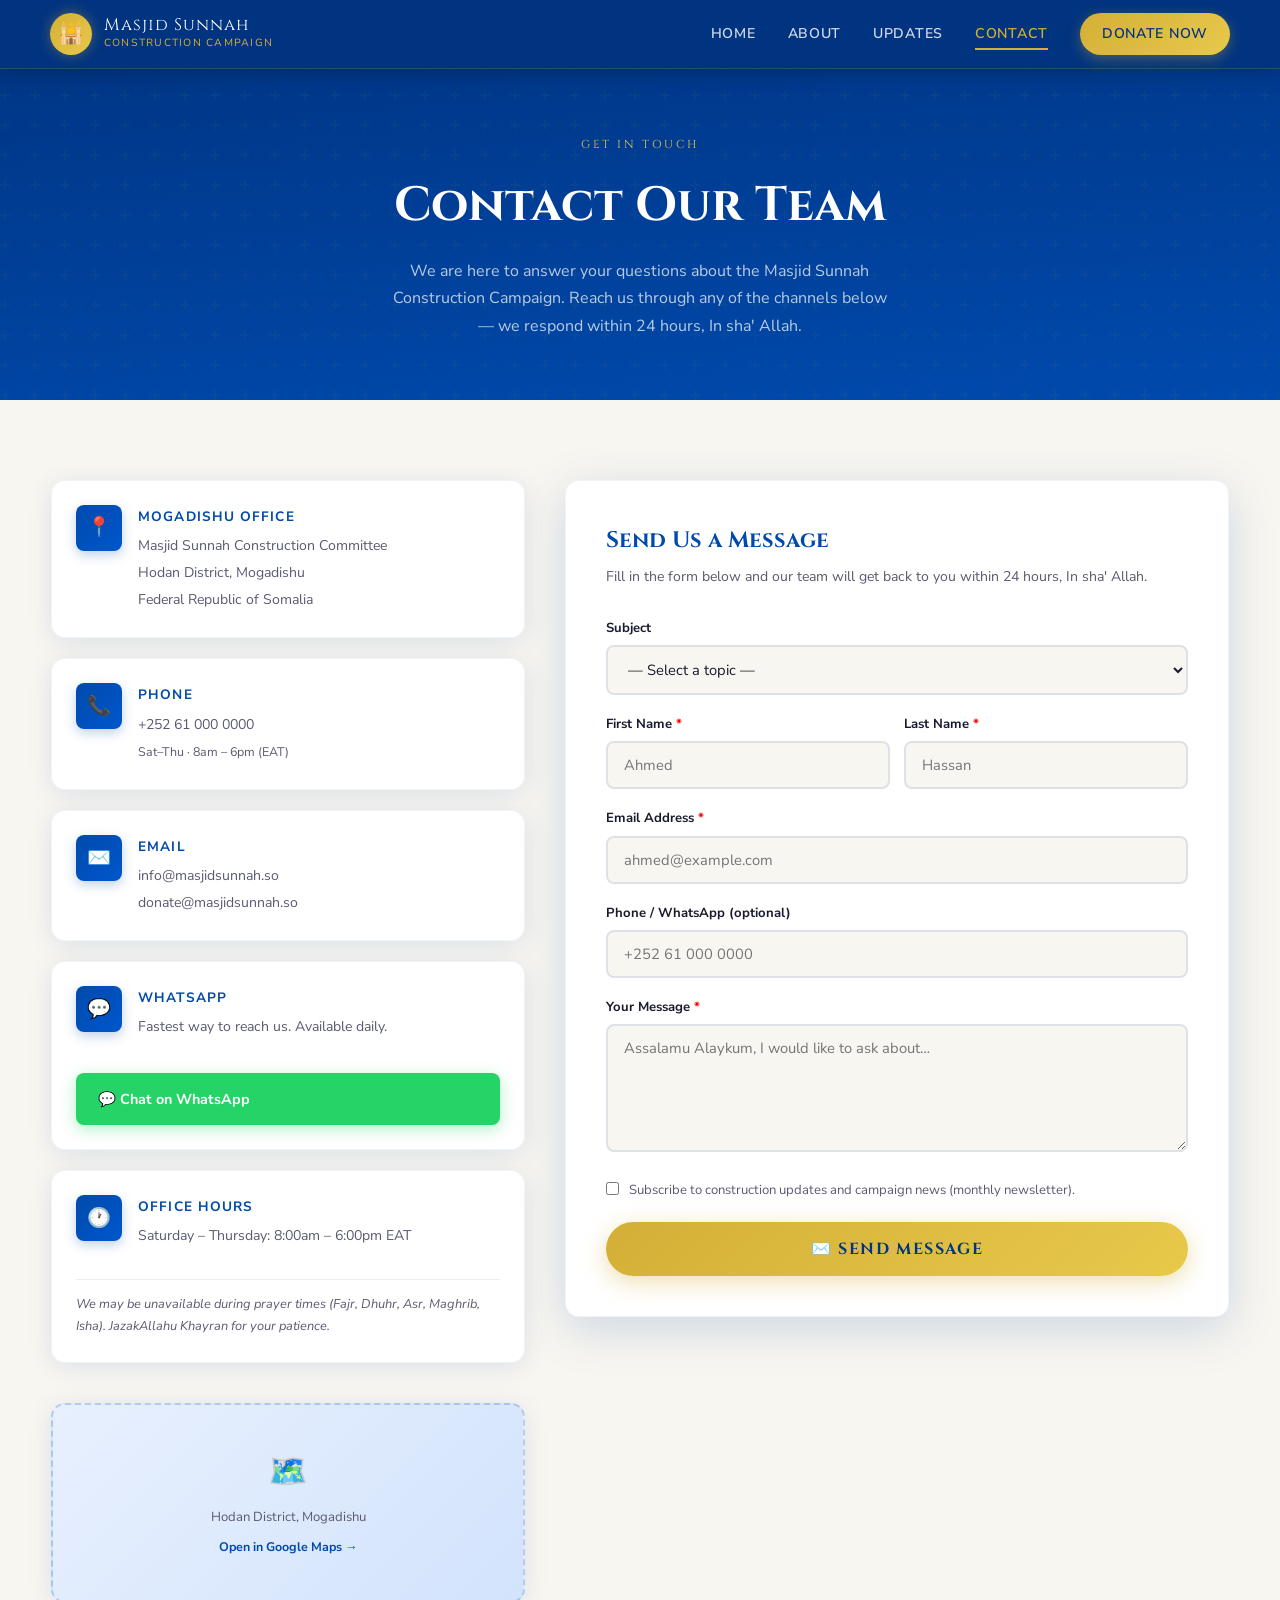
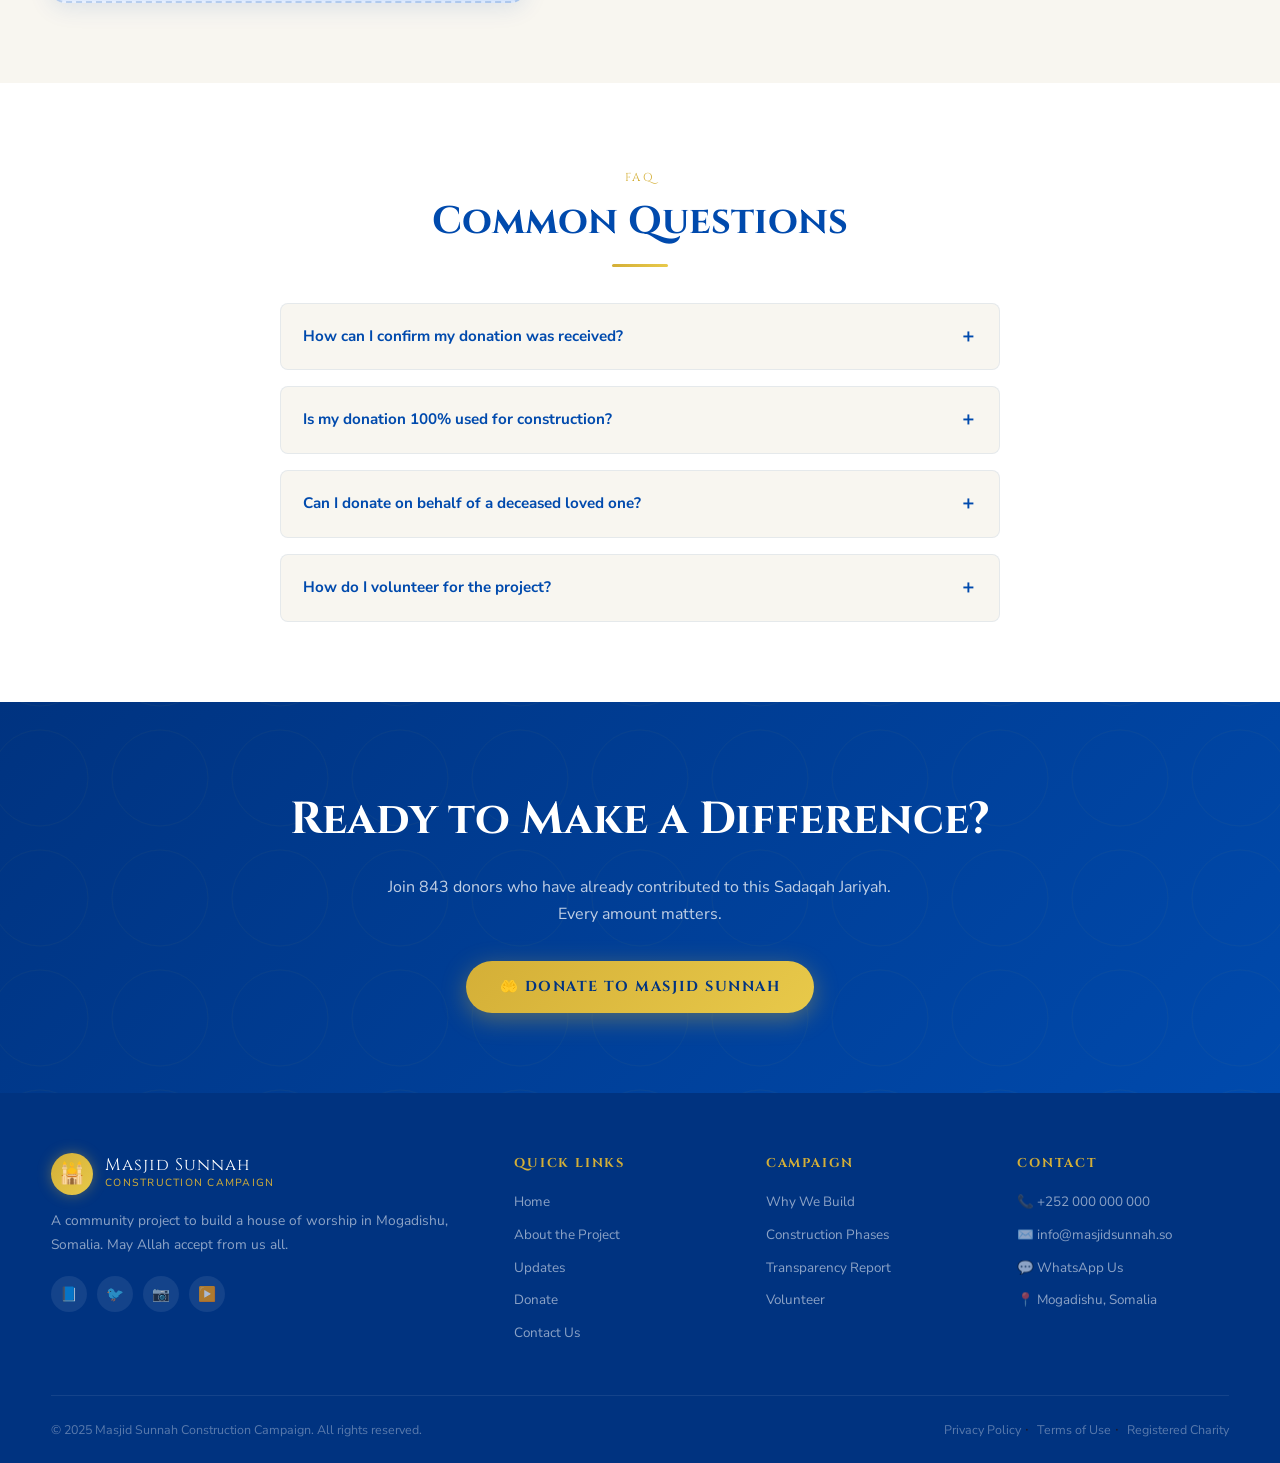
<file: contact.html>
<!DOCTYPE html>
<html lang="en" dir="ltr">
<head>
  <meta charset="UTF-8" />
  <meta name="viewport" content="width=device-width, initial-scale=1.0" />
  <meta name="description" content="Contact Masjid Sunnah – Reach out to our Mogadishu office via phone, email, or WhatsApp." />
  <title>Contact – Masjid Sunnah Construction Campaign</title>

  <link rel="preconnect" href="https://fonts.googleapis.com" />
  <link rel="preconnect" href="https://fonts.gstatic.com" crossorigin />
  <link href="https://fonts.googleapis.com/css2?family=Cinzel:wght@400;600;700&family=Amiri:ital,wght@0,400;0,700;1,400&family=Nunito+Sans:wght@300;400;600;700&display=swap" rel="stylesheet" />
  <link rel="stylesheet" href="style.css" />
</head>
<body>

  <!-- ═══════════════════════════════════════════════════════
       NAVIGATION
  ═══════════════════════════════════════════════════════ -->
  <nav class="navbar scrolled" id="navbar" role="navigation" aria-label="Main navigation">
    <div class="nav-inner">
      <a href="index.html" class="nav-logo" aria-label="Masjid Sunnah Home">
        <div class="logo-icon" aria-hidden="true">🕌</div>
        <div class="logo-text">
          <span class="logo-name">Masjid Sunnah</span>
          <span class="logo-tagline">Construction Campaign</span>
        </div>
      </a>
      <div class="nav-links" role="menubar">
        <a href="index.html"         role="menuitem">Home</a>
        <a href="index.html#about"   role="menuitem">About</a>
        <a href="index.html#updates" role="menuitem">Updates</a>
        <a href="contact.html" class="active" role="menuitem">Contact</a>
        <a href="donate.html" class="btn-donate-nav" role="menuitem">Donate Now</a>
      </div>
      <button class="hamburger" id="hamburger" aria-label="Toggle mobile menu" aria-expanded="false">
        <span></span><span></span><span></span>
      </button>
    </div>
    <div class="mobile-menu" id="mobileMenu" role="menu">
      <a href="index.html"         role="menuitem">Home</a>
      <a href="index.html#about"   role="menuitem">About</a>
      <a href="index.html#updates" role="menuitem">Updates</a>
      <a href="contact.html"       role="menuitem">Contact</a>
      <a href="donate.html" class="btn-donate-nav" role="menuitem">Donate Now</a>
    </div>
  </nav>

  <main>

    <!-- ═══════════════════════════════════════════════════════
         CONTACT HERO
    ═══════════════════════════════════════════════════════ -->
    <section class="contact-hero" aria-labelledby="contact-hero-title">
      <div class="container" style="position:relative; z-index:2;">
        <span class="section-label" style="color:var(--gold-light);">Get In Touch</span>
        <h1 id="contact-hero-title">Contact Our Team</h1>
        <p>
          We are here to answer your questions about the Masjid Sunnah Construction Campaign.
          Reach us through any of the channels below — we respond within 24 hours, In sha' Allah.
        </p>
      </div>
      <!-- Decorative geometric overlay -->
      <div style="position:absolute; inset:0; background:url('data:image/svg+xml,%3Csvg width=\'60\' height=\'60\' viewBox=\'0 0 60 60\' xmlns=\'http://www.w3.org/2000/svg\'%3E%3Cg fill=\'none\' fill-rule=\'evenodd\'%3E%3Cg fill=\'%23d4af37\' fill-opacity=\'0.04\'%3E%3Cpath d=\'M36 34v-4h-2v4h-4v2h4v4h2v-4h4v-2h-4zm0-30V0h-2v4h-4v2h4v4h2V6h4V4h-4zM6 34v-4H4v4H0v2h4v4h2v-4h4v-2H6zM6 4V0H4v4H0v2h4v4h2V6h4V4H6z\'/%3E%3C/g%3E%3C/g%3E%3C/svg%3E'); pointer-events:none;"></div>
    </section>

    <!-- ═══════════════════════════════════════════════════════
         CONTACT LAYOUT
    ═══════════════════════════════════════════════════════ -->
    <section class="contact-section section-pad" aria-label="Contact information and form">
      <div class="container">
        <div class="contact-layout">

          <!-- ── LEFT: CONTACT INFO ── -->
          <aside class="contact-info fade-up" aria-label="Contact details">

            <!-- Office Address -->
            <div class="ci-card">
              <div class="ci-icon" aria-hidden="true">📍</div>
              <div class="ci-body">
                <strong>Mogadishu Office</strong>
                <span>
                  Masjid Sunnah Construction Committee<br>
                  Hodan District, Mogadishu<br>
                  Federal Republic of Somalia
                </span>
              </div>
            </div>

            <!-- Phone -->
            <div class="ci-card">
              <div class="ci-icon" aria-hidden="true">📞</div>
              <div class="ci-body">
                <strong>Phone</strong>
                <a href="tel:+252000000000">+252 61 000 0000</a><br>
                <span style="font-size:0.78rem; color:var(--text-muted);">Sat–Thu · 8am – 6pm (EAT)</span>
              </div>
            </div>

            <!-- Email -->
            <div class="ci-card">
              <div class="ci-icon" aria-hidden="true">✉️</div>
              <div class="ci-body">
                <strong>Email</strong>
                <a href="mailto:info@masjidsunnah.so">info@masjidsunnah.so</a><br>
                <a href="mailto:donate@masjidsunnah.so">donate@masjidsunnah.so</a>
              </div>
            </div>

            <!-- WhatsApp -->
            <div class="ci-card" style="flex-direction:column; align-items:stretch;">
              <div style="display:flex; gap:16px; align-items:flex-start; margin-bottom:16px;">
                <div class="ci-icon" aria-hidden="true">💬</div>
                <div class="ci-body">
                  <strong>WhatsApp</strong>
                  <span>Fastest way to reach us. Available daily.</span>
                </div>
              </div>
              <a
                href="https://wa.me/252000000000?text=Assalamu%20Alaykum%2C%20I%20have%20a%20question%20about%20the%20Masjid%20Sunnah%20campaign."
                target="_blank"
                rel="noopener noreferrer"
                class="whatsapp-btn"
                aria-label="Contact us on WhatsApp"
              >
                💬 Chat on WhatsApp
              </a>
            </div>

            <!-- Prayer Times / Office Hours -->
            <div class="ci-card" style="flex-direction:column;">
              <div style="display:flex; gap:16px; align-items:flex-start;">
                <div class="ci-icon" aria-hidden="true">🕐</div>
                <div class="ci-body">
                  <strong>Office Hours</strong>
                  <span>Saturday – Thursday: 8:00am – 6:00pm EAT</span>
                </div>
              </div>
              <div style="margin-top:14px; padding-top:14px; border-top:1px solid #eee;">
                <p style="font-size:0.8rem; color:var(--text-muted); font-style:italic;">
                  We may be unavailable during prayer times (Fajr, Dhuhr, Asr, Maghrib, Isha). JazakAllahu Khayran for your patience.
                </p>
              </div>
            </div>

            <!-- Map Placeholder -->
            <div class="map-wrap" role="img" aria-label="Map placeholder – Mogadishu, Somalia">
              <div class="map-placeholder">
                <span aria-hidden="true">🗺️</span>
                <p>Hodan District, Mogadishu</p>
                <a href="https://maps.google.com/?q=Hodan+District,+Mogadishu,+Somalia" target="_blank" rel="noopener noreferrer"
                   style="font-size:0.78rem; color:var(--blue); font-weight:700; display:inline-block; margin-top:8px;">
                  Open in Google Maps →
                </a>
              </div>
            </div>

          </aside>

          <!-- ── RIGHT: CONTACT FORM ── -->
          <div class="contact-form-card fade-up" role="region" aria-label="Send us a message">
            <h2>Send Us a Message</h2>
            <p>Fill in the form below and our team will get back to you within 24 hours, In sha' Allah.</p>

            <!-- Subject Selector -->
            <div class="form-group">
              <label for="subject">Subject</label>
              <select id="subject" name="subject">
                <option value="">— Select a topic —</option>
                <option value="general">General Inquiry</option>
                <option value="donation">Donation / Payment Help</option>
                <option value="volunteer">Volunteering</option>
                <option value="media">Media &amp; Press</option>
                <option value="construction">Construction Updates</option>
                <option value="other">Other</option>
              </select>
            </div>

            <!-- Name Row -->
            <div class="form-row">
              <div class="form-group">
                <label for="cfFirstName">First Name <span style="color:red;" aria-hidden="true">*</span></label>
                <input type="text" id="cfFirstName" name="firstName" placeholder="Ahmed" required autocomplete="given-name" />
              </div>
              <div class="form-group">
                <label for="cfLastName">Last Name <span style="color:red;" aria-hidden="true">*</span></label>
                <input type="text" id="cfLastName" name="lastName" placeholder="Hassan" required autocomplete="family-name" />
              </div>
            </div>

            <!-- Email -->
            <div class="form-group">
              <label for="cfEmail">Email Address <span style="color:red;" aria-hidden="true">*</span></label>
              <input type="email" id="cfEmail" name="email" placeholder="ahmed@example.com" required autocomplete="email" />
            </div>

            <!-- Phone -->
            <div class="form-group">
              <label for="cfPhone">Phone / WhatsApp (optional)</label>
              <input type="tel" id="cfPhone" name="phone" placeholder="+252 61 000 0000" autocomplete="tel" />
            </div>

            <!-- Message -->
            <div class="form-group">
              <label for="cfMessage">Your Message <span style="color:red;" aria-hidden="true">*</span></label>
              <textarea id="cfMessage" name="message" rows="5" placeholder="Assalamu Alaykum, I would like to ask about…" required></textarea>
            </div>

            <!-- Newsletter opt-in -->
            <div class="form-check">
              <input type="checkbox" id="newsletter" name="newsletter" />
              <label for="newsletter">Subscribe to construction updates and campaign news (monthly newsletter).</label>
            </div>

            <!-- Submit -->
            <button type="button" class="btn-submit" id="contactSubmit" aria-label="Send message">
              ✉️ Send Message
            </button>

            <!-- Success message (hidden) -->
            <div id="successMsg" role="alert" aria-live="polite" style="display:none; margin-top:18px; padding:16px 20px; background:rgba(0,180,100,0.08); border:1px solid rgba(0,180,100,0.25); border-radius:var(--radius-sm); color:#0a6b3a; font-size:0.88rem;">
              ✅ <strong>JazakAllahu Khayran!</strong> Your message has been sent. We'll respond within 24 hours, In sha' Allah.
            </div>

          </div>

        </div>
      </div>
    </section>

    <!-- ═══════════════════════════════════════════════════════
         FAQ SECTION
    ═══════════════════════════════════════════════════════ -->
    <section class="section-pad fade-up" style="background:var(--white);" aria-labelledby="faq-title">
      <div class="container">
        <div class="text-center">
          <span class="section-label">FAQ</span>
          <h2 class="section-title" id="faq-title">Common Questions</h2>
          <div class="divider-gold"></div>
        </div>

        <div style="max-width:720px; margin:0 auto; display:flex; flex-direction:column; gap:16px;">

          <details class="faq-item" style="background:var(--off-white); border-radius:var(--radius-sm); border:1px solid rgba(0,74,173,0.08); overflow:hidden;">
            <summary style="padding:18px 22px; cursor:pointer; font-weight:700; font-size:0.95rem; color:var(--blue); list-style:none; display:flex; justify-content:space-between; align-items:center;">
              How can I confirm my donation was received?
              <span aria-hidden="true" style="font-size:1.1rem; flex-shrink:0; margin-left:12px;">＋</span>
            </summary>
            <div style="padding:0 22px 18px; font-size:0.88rem; color:var(--text-muted);">
              After donating, you will receive a confirmation email within a few minutes. For EVC Plus / Sahal donations, please send your transaction receipt to <a href="mailto:donate@masjidsunnah.so" style="color:var(--blue);">donate@masjidsunnah.so</a> or WhatsApp us.
            </div>
          </details>

          <details class="faq-item" style="background:var(--off-white); border-radius:var(--radius-sm); border:1px solid rgba(0,74,173,0.08); overflow:hidden;">
            <summary style="padding:18px 22px; cursor:pointer; font-weight:700; font-size:0.95rem; color:var(--blue); list-style:none; display:flex; justify-content:space-between; align-items:center;">
              Is my donation 100% used for construction?
              <span aria-hidden="true" style="font-size:1.1rem; flex-shrink:0; margin-left:12px;">＋</span>
            </summary>
            <div style="padding:0 22px 18px; font-size:0.88rem; color:var(--text-muted);">
              Yes. 100% of all donations go directly to construction costs. Administrative expenses are covered separately by the organizing committee. You can request a Transparency Report at any time.
            </div>
          </details>

          <details class="faq-item" style="background:var(--off-white); border-radius:var(--radius-sm); border:1px solid rgba(0,74,173,0.08); overflow:hidden;">
            <summary style="padding:18px 22px; cursor:pointer; font-weight:700; font-size:0.95rem; color:var(--blue); list-style:none; display:flex; justify-content:space-between; align-items:center;">
              Can I donate on behalf of a deceased loved one?
              <span aria-hidden="true" style="font-size:1.1rem; flex-shrink:0; margin-left:12px;">＋</span>
            </summary>
            <div style="padding:0 22px 18px; font-size:0.88rem; color:var(--text-muted);">
              Absolutely. This is a blessed act of Sadaqah Jariyah. In the message field when donating, simply write the name of the person you are donating on behalf of, e.g. "On behalf of the soul of [Name]." We will include them in our du'a.
            </div>
          </details>

          <details class="faq-item" style="background:var(--off-white); border-radius:var(--radius-sm); border:1px solid rgba(0,74,173,0.08); overflow:hidden;">
            <summary style="padding:18px 22px; cursor:pointer; font-weight:700; font-size:0.95rem; color:var(--blue); list-style:none; display:flex; justify-content:space-between; align-items:center;">
              How do I volunteer for the project?
              <span aria-hidden="true" style="font-size:1.1rem; flex-shrink:0; margin-left:12px;">＋</span>
            </summary>
            <div style="padding:0 22px 18px; font-size:0.88rem; color:var(--text-muted);">
              We welcome volunteers for fundraising, social media, logistics, and on-site support. Use the Contact Form above and select "Volunteering" as your subject, or WhatsApp us directly.
            </div>
          </details>

        </div>
      </div>
    </section>

    <!-- ═══════════════════════════════════════════════════════
         CLOSING CTA
    ═══════════════════════════════════════════════════════ -->
    <section class="donate-teaser fade-up" aria-labelledby="contact-cta-title">
      <div class="container">
        <h2 id="contact-cta-title">Ready to Make a Difference?</h2>
        <p>Join 843 donors who have already contributed to this Sadaqah Jariyah. Every amount matters.</p>
        <a href="donate.html" class="btn-primary">🤲 Donate to Masjid Sunnah</a>
      </div>
    </section>

  </main>

  <!-- ═══════════════════════════════════════════════════════
       FOOTER
  ═══════════════════════════════════════════════════════ -->
  <footer class="footer" aria-label="Site footer">
    <div class="container">
      <div class="footer-grid">
        <div class="fg-brand">
          <div class="nav-logo">
            <div class="logo-icon" aria-hidden="true">🕌</div>
            <div class="logo-text">
              <span class="logo-name">Masjid Sunnah</span>
              <span class="logo-tagline">Construction Campaign</span>
            </div>
          </div>
          <p>A community project to build a house of worship in Mogadishu, Somalia. May Allah accept from us all.</p>
          <div class="social-links">
            <a href="#" class="social-link" aria-label="Facebook">📘</a>
            <a href="#" class="social-link" aria-label="Twitter">🐦</a>
            <a href="#" class="social-link" aria-label="Instagram">📷</a>
            <a href="#" class="social-link" aria-label="YouTube">▶️</a>
          </div>
        </div>
        <div class="fg-col">
          <h4>Quick Links</h4>
          <a href="index.html">Home</a>
          <a href="index.html#about">About the Project</a>
          <a href="index.html#updates">Updates</a>
          <a href="donate.html">Donate</a>
          <a href="contact.html">Contact Us</a>
        </div>
        <div class="fg-col">
          <h4>Campaign</h4>
          <a href="#">Why We Build</a>
          <a href="#">Construction Phases</a>
          <a href="#">Transparency Report</a>
          <a href="#">Volunteer</a>
        </div>
        <div class="fg-col">
          <h4>Contact</h4>
          <a href="tel:+252000000000">📞 +252 000 000 000</a>
          <a href="mailto:info@masjidsunnah.so">✉️ info@masjidsunnah.so</a>
          <a href="https://wa.me/252000000000" target="_blank" rel="noopener noreferrer">💬 WhatsApp Us</a>
          <a href="contact.html">📍 Mogadishu, Somalia</a>
        </div>
      </div>
      <div class="footer-bottom">
        <p>&copy; 2025 Masjid Sunnah Construction Campaign. All rights reserved.</p>
        <div>
          <a href="#">Privacy Policy</a>&nbsp;·&nbsp;
          <a href="#">Terms of Use</a>&nbsp;·&nbsp;
          <a href="#">Registered Charity</a>
        </div>
      </div>
    </div>
  </footer>

  <!-- ═══════════════════════════════════════════════════════
       JAVASCRIPT
  ═══════════════════════════════════════════════════════ -->
  <script>
    // ── Hamburger ────────────────────────────────────────
    const hamburger  = document.getElementById('hamburger');
    const mobileMenu = document.getElementById('mobileMenu');
    hamburger.addEventListener('click', () => {
      const open = mobileMenu.classList.toggle('open');
      hamburger.setAttribute('aria-expanded', open);
    });

    // ── Scroll reveal ────────────────────────────────────
    const observer = new IntersectionObserver(entries => {
      entries.forEach(e => { if (e.isIntersecting) { e.target.classList.add('visible'); observer.unobserve(e.target); } });
    }, { threshold: 0.12 });
    document.querySelectorAll('.fade-up').forEach(el => observer.observe(el));

    // ── FAQ accordion ── toggle "+" to "–"
    document.querySelectorAll('.faq-item').forEach(item => {
      item.addEventListener('toggle', () => {
        const icon = item.querySelector('summary span');
        if (icon) icon.textContent = item.open ? '－' : '＋';
      });
    });

    // ── Contact form submit ─────────────────────────────
    document.getElementById('contactSubmit').addEventListener('click', () => {
      const first   = document.getElementById('cfFirstName').value.trim();
      const last    = document.getElementById('cfLastName').value.trim();
      const email   = document.getElementById('cfEmail').value.trim();
      const message = document.getElementById('cfMessage').value.trim();

      if (!first || !last || !email || !message) {
        alert('Please fill in all required fields (marked with *).');
        return;
      }
      if (!/\S+@\S+\.\S+/.test(email)) {
        alert('Please enter a valid email address.');
        return;
      }

      // Show success message (replace with real backend submission)
      document.getElementById('successMsg').style.display = 'block';
      document.getElementById('contactSubmit').disabled = true;
      document.getElementById('contactSubmit').textContent = '✅ Message Sent';
      document.getElementById('successMsg').scrollIntoView({ behavior: 'smooth', block: 'center' });
    });
  </script>

</body>
</html>
</file>
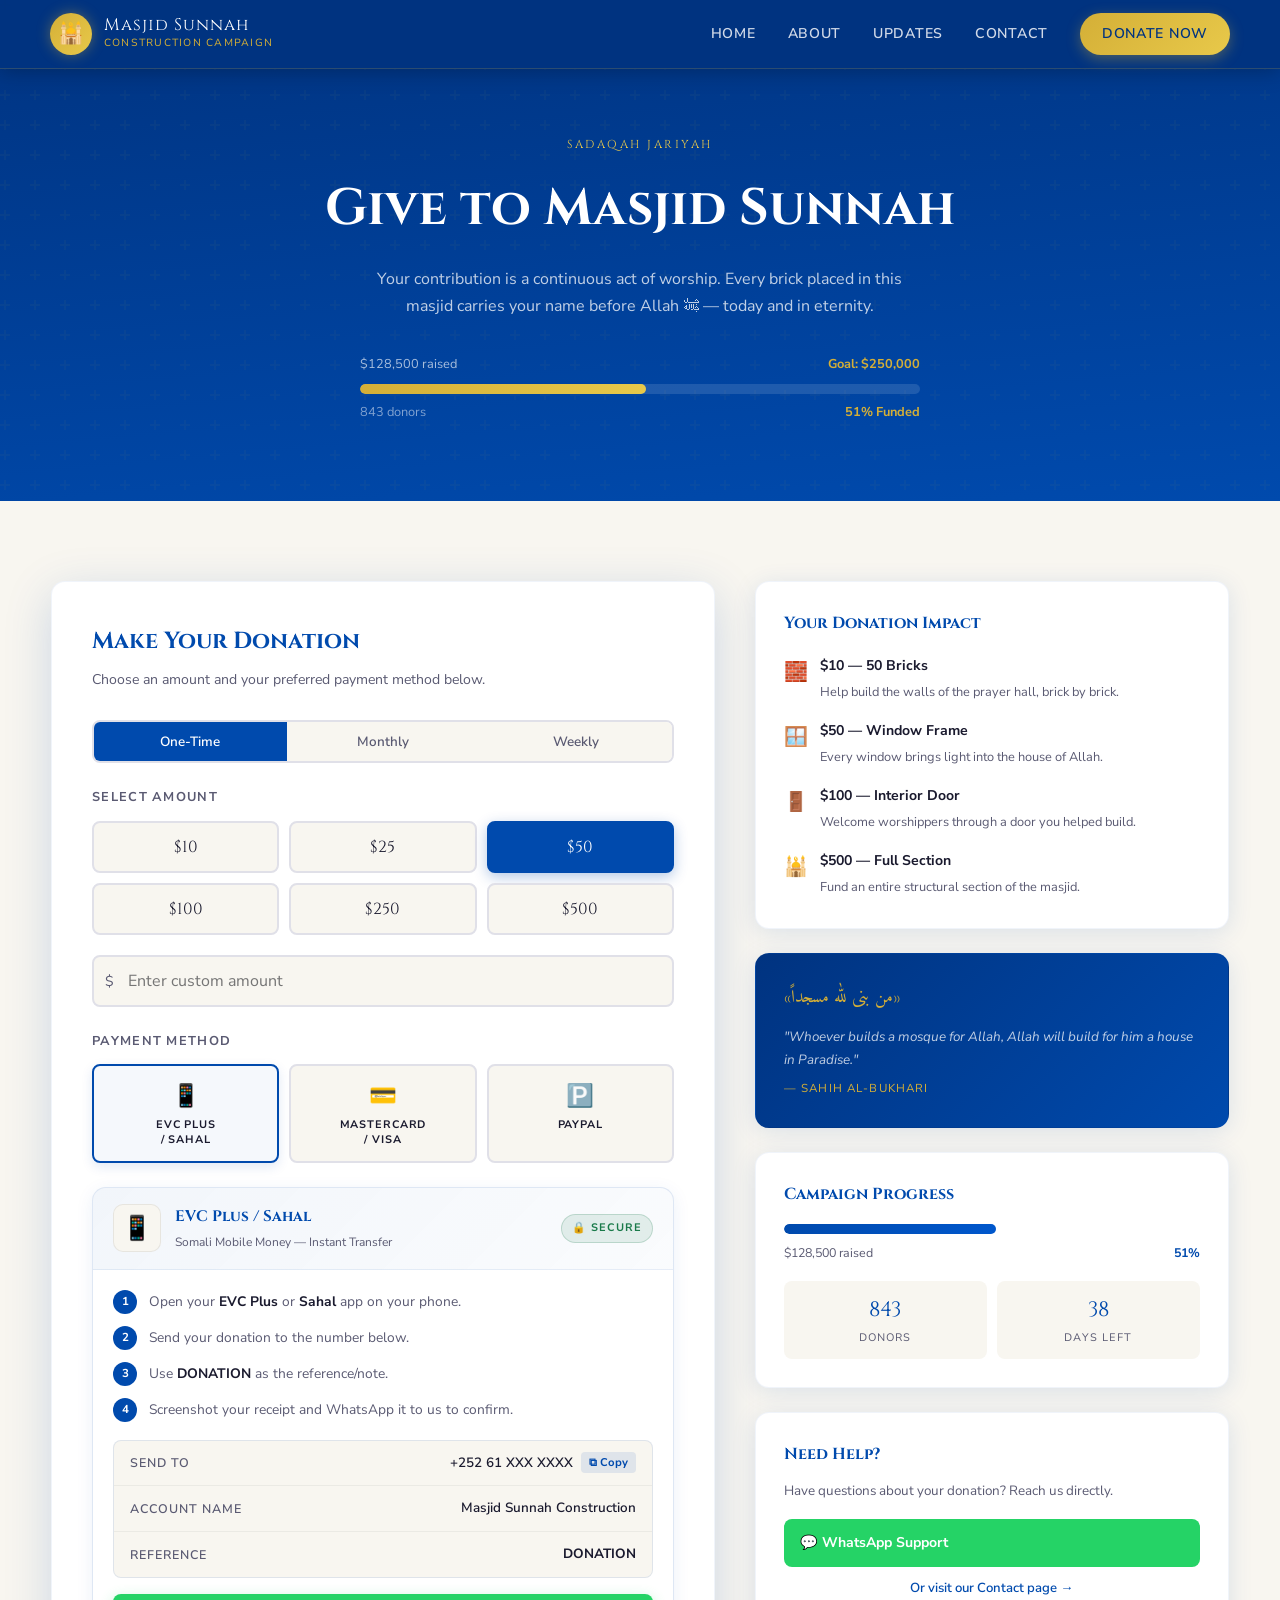
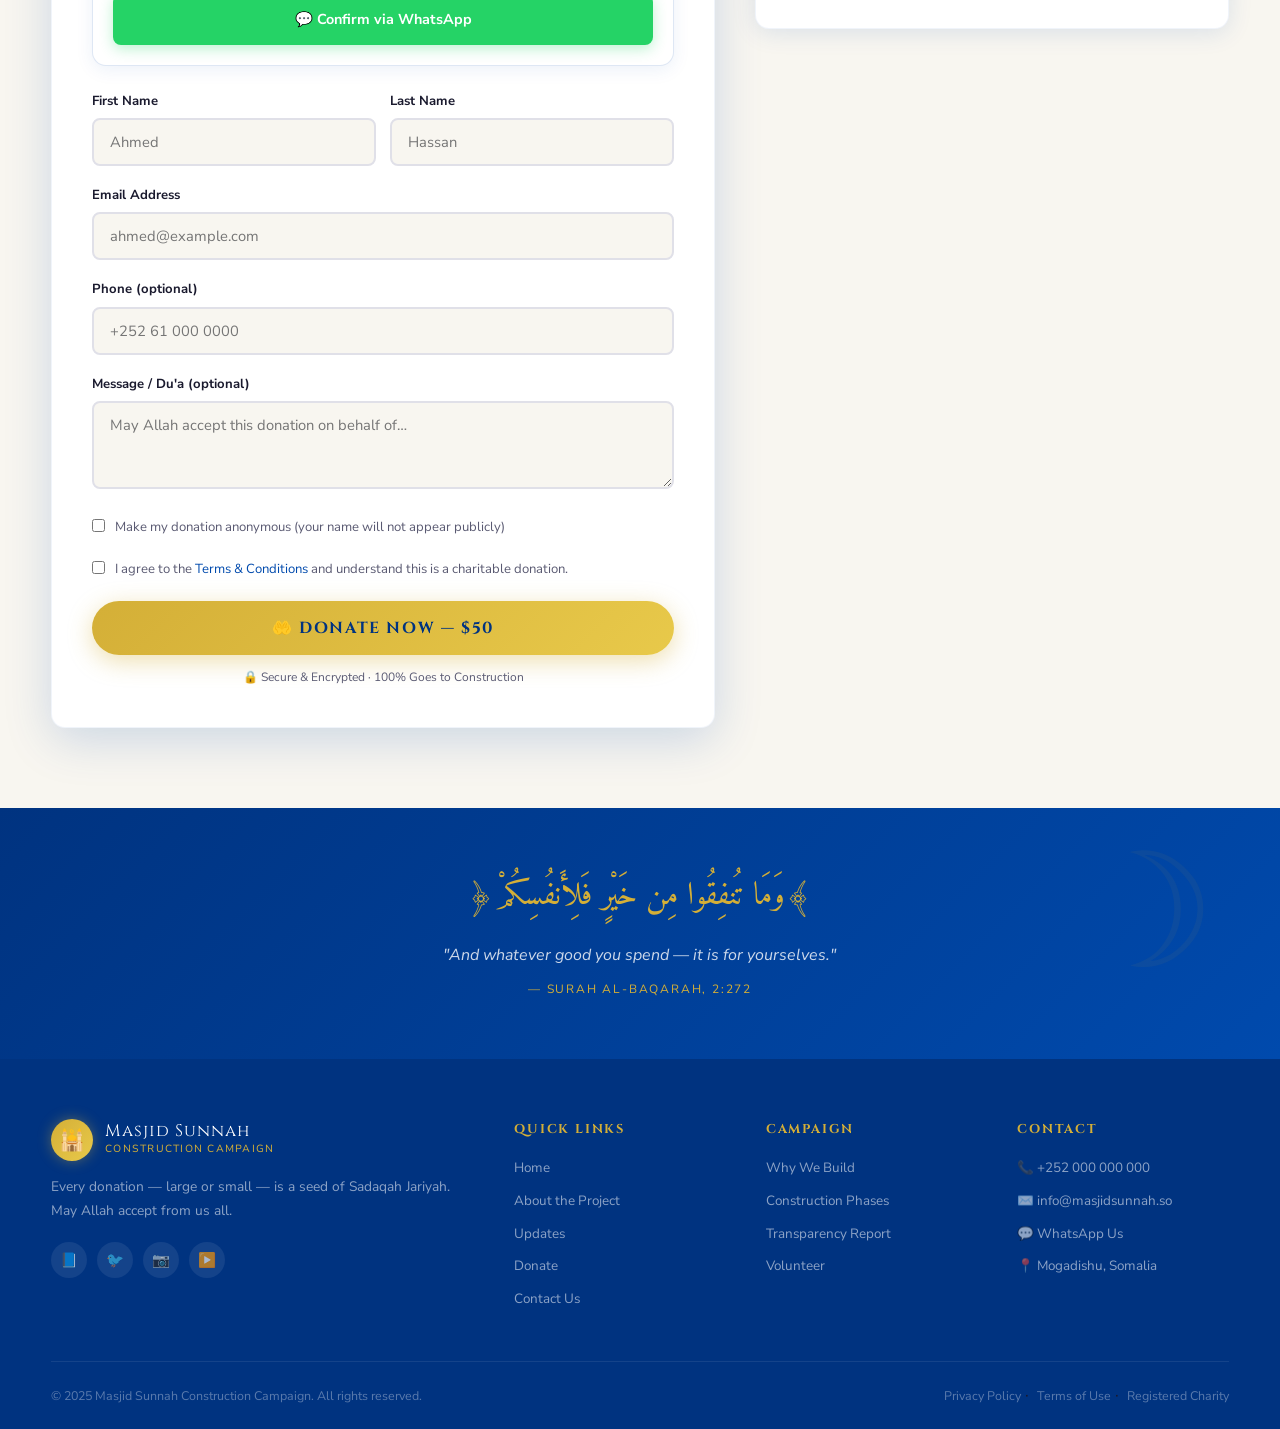
<file: donate.html>
<!DOCTYPE html>
<html lang="en" dir="ltr">
<head>
  <meta charset="UTF-8" />
  <meta name="viewport" content="width=device-width, initial-scale=1.0" />
  <meta name="description" content="Donate to Masjid Sunnah Construction Campaign. Support the building of a mosque in Mogadishu, Somalia." />
  <title>Donate – Masjid Sunnah Construction Campaign</title>

  <link rel="preconnect" href="https://fonts.googleapis.com" />
  <link rel="preconnect" href="https://fonts.gstatic.com" crossorigin />
  <link href="https://fonts.googleapis.com/css2?family=Cinzel:wght@400;600;700&family=Amiri:ital,wght@0,400;0,700;1,400&family=Nunito+Sans:wght@300;400;600;700&display=swap" rel="stylesheet" />
  <link rel="stylesheet" href="style.css" />
  <style>
    /* ── Payment Panel Cards ─────────────────────────── */
    .pm-panel-card {
      border: 1.5px solid rgba(0,74,173,0.13);
      border-radius: var(--radius);
      overflow: hidden;
      margin-bottom: 4px;
      background: var(--white);
      box-shadow: 0 4px 18px rgba(0,74,173,0.08);
      animation: panelFadeIn 0.3s ease;
    }
    @keyframes panelFadeIn {
      from { opacity:0; transform:translateY(8px); }
      to   { opacity:1; transform:translateY(0); }
    }
    .pm-panel-header {
      display: flex; align-items: center; gap: 14px;
      padding: 16px 20px;
      background: linear-gradient(135deg, rgba(0,74,173,0.05), rgba(0,74,173,0.02));
      border-bottom: 1px solid rgba(0,74,173,0.08);
    }
    .pm-panel-logo {
      width: 48px; height: 48px; border-radius: 10px;
      display: flex; align-items: center; justify-content: center;
      flex-shrink: 0; font-size: 1.5rem;
      background: var(--off-white);
      border: 1px solid rgba(0,0,0,0.07);
    }
    .pm-panel-title { font-family: var(--font-display); font-size: 0.95rem; color: var(--blue); font-weight: 700; }
    .pm-panel-sub   { font-size: 0.75rem; color: var(--text-muted); margin-top: 2px; }
    .pm-secure-badge {
      margin-left: auto;
      font-size: 0.68rem; font-weight: 700; text-transform: uppercase;
      letter-spacing: 0.1em;
      color: #1a7a4a;
      background: rgba(26,122,74,0.1);
      padding: 4px 10px; border-radius: 50px;
      border: 1px solid rgba(26,122,74,0.2);
      white-space: nowrap;
    }
    .pm-panel-body { padding: 20px; }

    /* Steps (EVC) */
    .pm-step-list { display: flex; flex-direction: column; gap: 12px; margin-bottom: 18px; }
    .pm-step { display: flex; align-items: flex-start; gap: 12px; font-size: 0.86rem; color: var(--text-muted); }
    .pm-step-num {
      width: 24px; height: 24px; border-radius: 50%; flex-shrink: 0;
      background: var(--blue); color: var(--white);
      font-size: 0.72rem; font-weight: 700;
      display: flex; align-items: center; justify-content: center;
    }
    .pm-step-text strong { color: var(--text); }

    /* Detail box (EVC) */
    .pm-detail-box {
      background: var(--off-white);
      border: 1px solid rgba(0,74,173,0.1);
      border-radius: var(--radius-sm);
      overflow: hidden; margin-bottom: 16px;
    }
    .pm-detail-row {
      display: flex; justify-content: space-between; align-items: center;
      padding: 11px 16px; font-size: 0.84rem;
      border-bottom: 1px solid rgba(0,0,0,0.05);
    }
    .pm-detail-row:last-child { border-bottom: none; }
    .pm-detail-lbl { color: var(--text-muted); font-weight: 600; font-size: 0.78rem; text-transform: uppercase; letter-spacing: 0.08em; }
    .pm-detail-val { color: var(--text); font-weight: 600; display: flex; align-items: center; gap: 8px; }
    .copy-btn {
      background: rgba(0,74,173,0.1); border: none;
      color: var(--blue); font-size: 0.7rem; font-weight: 700;
      padding: 3px 8px; border-radius: 4px; cursor: pointer;
      transition: var(--transition);
    }
    .copy-btn:hover { background: var(--blue); color: var(--white); }
    .pm-confirm-btn {
      display: flex; align-items: center; justify-content: center; gap: 8px;
      width: 100%; padding: 13px;
      background: #25D366; color: var(--white);
      border-radius: var(--radius-sm);
      font-weight: 700; font-size: 0.9rem;
      text-decoration: none;
      transition: var(--transition);
      box-shadow: 0 4px 14px rgba(37,211,102,0.3);
    }
    .pm-confirm-btn:hover { background: #1fb958; transform: translateY(-1px); }

    /* Card visual preview */
    .card-preview {
      background: linear-gradient(135deg, var(--blue-dark) 0%, var(--blue-light) 100%);
      border-radius: 14px;
      padding: 20px 22px 18px;
      color: white;
      font-family: 'Courier New', monospace;
      position: relative;
      box-shadow: 0 8px 28px rgba(0,74,173,0.35);
      min-height: 120px;
    }
    .card-preview-top { display: flex; justify-content: space-between; align-items: center; margin-bottom: 18px; }
    .card-preview-bank { font-family: var(--font-display); font-size: 0.78rem; letter-spacing: 0.12em; opacity: 0.85; text-transform: uppercase; }
    .card-preview-chip {
      width: 32px; height: 24px;
      background: linear-gradient(135deg, #d4af37, #f5e9b8);
      border-radius: 5px;
      box-shadow: inset 0 1px 3px rgba(0,0,0,0.2);
    }
    .card-preview-number { font-size: 1.15rem; letter-spacing: 0.18em; margin-bottom: 16px; opacity: 0.92; }
    .card-preview-bottom { display: flex; align-items: flex-end; gap: 16px; font-size: 0.75rem; }
    .card-preview-name, .card-preview-exp { font-size: 0.82rem; letter-spacing: 0.08em; text-transform: uppercase; }
    .card-preview-logo-wrap { margin-left: auto; display: flex; }

    /* MasterCard circles */
    .mc-circle { display: inline-block; border-radius: 50%; }
    .mc-red    { background: #eb001b; width: 28px; height: 28px; }
    .mc-orange { background: #f79e1b; width: 28px; height: 28px; margin-left: -12px; opacity: 0.95; }
    .card-logo { background: linear-gradient(135deg, #1a1a2e, #0d3b6e); justify-content: center; gap: 0; }

    /* Card trust row */
    .pm-card-trust {
      display: flex; gap: 10px; flex-wrap: wrap; margin-top: 14px;
      font-size: 0.72rem; font-weight: 700; color: #1a7a4a;
    }
    .pm-card-trust span {
      background: rgba(26,122,74,0.08);
      border: 1px solid rgba(26,122,74,0.18);
      padding: 4px 10px; border-radius: 50px;
    }

    /* PayPal UI */
    .paypal-logo { background: #f5f7fa; border: 1.5px solid #d0d7e2; }
    .paypal-btn {
      width: 100%; padding: 13px;
      background: #ffc439;
      border: none; border-radius: var(--radius-sm);
      font-size: 1rem; font-weight: 700; cursor: pointer;
      display: flex; align-items: center; justify-content: center; gap: 6px;
      box-shadow: 0 4px 14px rgba(255,196,57,0.4);
      transition: var(--transition);
      margin-bottom: 14px;
    }
    .paypal-btn:hover { background: #f0b429; transform: translateY(-1px); }
    .paypal-or {
      text-align: center; position: relative;
      color: var(--text-muted); font-size: 0.78rem;
      margin: 14px 0;
    }
    .paypal-or::before, .paypal-or::after {
      content: ''; position: absolute; top: 50%;
      width: 42%; height: 1px; background: #ddd;
    }
    .paypal-or::before { left: 0; }
    .paypal-or::after  { right: 0; }
    .paypal-divider { font-size: 0.78rem; color: var(--text-muted); text-align: center; margin-top: 4px; }
  </style>
</head>
<body>

  <!-- ═══════════════════════════════════════════════════════
       NAVIGATION
  ═══════════════════════════════════════════════════════ -->
  <nav class="navbar scrolled" id="navbar" role="navigation" aria-label="Main navigation">
    <div class="nav-inner">
      <a href="index.html" class="nav-logo" aria-label="Masjid Sunnah Home">
        <div class="logo-icon" aria-hidden="true">🕌</div>
        <div class="logo-text">
          <span class="logo-name">Masjid Sunnah</span>
          <span class="logo-tagline">Construction Campaign</span>
        </div>
      </a>
      <div class="nav-links" role="menubar">
        <a href="index.html"   role="menuitem">Home</a>
        <a href="index.html#about" role="menuitem">About</a>
        <a href="index.html#updates" role="menuitem">Updates</a>
        <a href="contact.html" role="menuitem">Contact</a>
        <a href="donate.html" class="btn-donate-nav active" role="menuitem">Donate Now</a>
      </div>
      <button class="hamburger" id="hamburger" aria-label="Toggle mobile menu" aria-expanded="false">
        <span></span><span></span><span></span>
      </button>
    </div>
    <div class="mobile-menu" id="mobileMenu" role="menu">
      <a href="index.html"       role="menuitem">Home</a>
      <a href="index.html#about" role="menuitem">About</a>
      <a href="index.html#updates" role="menuitem">Updates</a>
      <a href="contact.html"     role="menuitem">Contact</a>
      <a href="donate.html" class="btn-donate-nav" role="menuitem">Donate Now</a>
    </div>
  </nav>

  <main>

    <!-- ═══════════════════════════════════════════════════════
         DONATE HERO
    ═══════════════════════════════════════════════════════ -->
    <section class="donate-hero" aria-labelledby="donate-hero-title">
      <div class="container">
        <span class="section-label" style="color:var(--gold-light);">Sadaqah Jariyah</span>
        <h1 id="donate-hero-title">Give to Masjid Sunnah</h1>
        <p>
          Your contribution is a continuous act of worship. Every brick placed in this masjid
          carries your name before Allah ﷻ — today and in eternity.
        </p>

        <!-- Progress Bar -->
        <div class="donate-progress-wrap" role="progressbar" aria-valuenow="51" aria-valuemin="0" aria-valuemax="100" aria-label="Campaign 51% funded">
          <div class="dp-label">
            <span>$128,500 raised</span>
            <strong>Goal: $250,000</strong>
          </div>
          <div class="progress-bar-wrap">
            <div class="progress-bar-fill" id="donateProgressFill" data-width="51"></div>
          </div>
          <div class="dp-label" style="margin-top:6px;">
            <span style="color:rgba(255,255,255,0.5);">843 donors</span>
            <strong>51% Funded</strong>
          </div>
        </div>
      </div>
    </section>

    <!-- ═══════════════════════════════════════════════════════
         DONATE FORM + SIDEBAR
    ═══════════════════════════════════════════════════════ -->
    <section class="donate-section section-pad" aria-labelledby="donate-form-title">
      <div class="container">
        <div class="donate-layout">

          <!-- ── MAIN DONATION FORM ── -->
          <div class="donate-card" role="region" aria-label="Donation form">

            <h2 class="form-title" id="donate-form-title">Make Your Donation</h2>
            <p class="form-subtitle">Choose an amount and your preferred payment method below.</p>

            <!-- Frequency Tabs -->
            <div class="freq-tabs" role="group" aria-label="Donation frequency">
              <button class="freq-tab active" data-freq="once" aria-pressed="true">One-Time</button>
              <button class="freq-tab"        data-freq="monthly" aria-pressed="false">Monthly</button>
              <button class="freq-tab"        data-freq="weekly"  aria-pressed="false">Weekly</button>
            </div>

            <!-- Quick Amount Buttons -->
            <fieldset style="border:none; padding:0; margin:0 0 6px;">
              <legend style="font-size:0.8rem; font-weight:700; text-transform:uppercase; letter-spacing:0.1em; color:var(--text-muted); margin-bottom:12px;">Select Amount</legend>
              <div class="amount-grid" role="group" aria-label="Quick amount selection">
                <button class="amount-btn" data-amount="10"  type="button">$10</button>
                <button class="amount-btn" data-amount="25"  type="button">$25</button>
                <button class="amount-btn active" data-amount="50" type="button">$50</button>
                <button class="amount-btn" data-amount="100" type="button">$100</button>
                <button class="amount-btn" data-amount="250" type="button">$250</button>
                <button class="amount-btn" data-amount="500" type="button">$500</button>
              </div>
            </fieldset>

            <!-- Custom Amount -->
            <div class="custom-amount-wrap">
              <span class="currency" aria-hidden="true">$</span>
              <input
                type="number"
                id="customAmount"
                name="customAmount"
                placeholder="Enter custom amount"
                min="1"
                step="1"
                aria-label="Custom donation amount in USD"
              />
            </div>

            <!-- Payment Methods -->
            <p class="pm-label" id="pm-group-label">Payment Method</p>
            <div class="pm-grid" role="group" aria-labelledby="pm-group-label">
              <button class="pm-btn active" data-pm="evc" type="button" aria-pressed="true">
                <span class="pm-icon" aria-hidden="true">📱</span>
                <span class="pm-name">EVC Plus<br>/ Sahal</span>
              </button>
              <button class="pm-btn" data-pm="mastercard" type="button" aria-pressed="false">
                <span class="pm-icon" aria-hidden="true">💳</span>
                <span class="pm-name">MasterCard<br>/ Visa</span>
              </button>
              <button class="pm-btn" data-pm="paypal" type="button" aria-pressed="false">
                <span class="pm-icon" aria-hidden="true">🅿️</span>
                <span class="pm-name">PayPal</span>
              </button>
            </div>

            <!-- Payment Details Panel (dynamic) -->
            <div id="pmPanel" aria-live="polite">

              <!-- ── EVC Plus / Sahal ── -->
              <div id="panel-evc" class="pm-panel-card pm-panel-evc">
                <div class="pm-panel-header">
                  <div class="pm-panel-logo evc-logo">
                    <span>📱</span>
                  </div>
                  <div>
                    <div class="pm-panel-title">EVC Plus / Sahal</div>
                    <div class="pm-panel-sub">Somali Mobile Money — Instant Transfer</div>
                  </div>
                  <div class="pm-secure-badge">🔒 Secure</div>
                </div>
                <div class="pm-panel-body">
                  <div class="pm-step-list">
                    <div class="pm-step">
                      <div class="pm-step-num">1</div>
                      <div class="pm-step-text">Open your <strong>EVC Plus</strong> or <strong>Sahal</strong> app on your phone.</div>
                    </div>
                    <div class="pm-step">
                      <div class="pm-step-num">2</div>
                      <div class="pm-step-text">Send your donation to the number below.</div>
                    </div>
                    <div class="pm-step">
                      <div class="pm-step-num">3</div>
                      <div class="pm-step-text">Use <strong>DONATION</strong> as the reference/note.</div>
                    </div>
                    <div class="pm-step">
                      <div class="pm-step-num">4</div>
                      <div class="pm-step-text">Screenshot your receipt and WhatsApp it to us to confirm.</div>
                    </div>
                  </div>
                  <div class="pm-detail-box">
                    <div class="pm-detail-row">
                      <span class="pm-detail-lbl">Send To</span>
                      <span class="pm-detail-val copyable" data-copy="+252610000000">+252 61 XXX XXXX <button class="copy-btn" aria-label="Copy number">⧉ Copy</button></span>
                    </div>
                    <div class="pm-detail-row">
                      <span class="pm-detail-lbl">Account Name</span>
                      <span class="pm-detail-val">Masjid Sunnah Construction</span>
                    </div>
                    <div class="pm-detail-row">
                      <span class="pm-detail-lbl">Reference</span>
                      <span class="pm-detail-val"><strong>DONATION</strong></span>
                    </div>
                  </div>
                  <a href="https://wa.me/252000000000?text=Assalamu%20Alaykum%2C%20I%20have%20sent%20my%20donation%20via%20EVC%20Plus." target="_blank" rel="noopener noreferrer" class="pm-confirm-btn whatsapp-confirm">
                    💬 Confirm via WhatsApp
                  </a>
                </div>
              </div>

              <!-- ── MasterCard / Visa ── -->
              <div id="panel-mastercard" class="pm-panel-card pm-panel-card" style="display:none;">
                <div class="pm-panel-header">
                  <div class="pm-panel-logo card-logo">
                    <span class="card-chip"></span>
                    <div class="card-logo-icons">
                      <span class="mc-circle mc-red"></span>
                      <span class="mc-circle mc-orange"></span>
                    </div>
                  </div>
                  <div>
                    <div class="pm-panel-title">MasterCard / Visa</div>
                    <div class="pm-panel-sub">Secure card payment — SSL encrypted</div>
                  </div>
                  <div class="pm-secure-badge">🔒 SSL</div>
                </div>
                <div class="pm-panel-body">
                  <!-- Card number field -->
                  <div class="card-ui">
                    <!-- Visual card preview -->
                    <div class="card-preview" aria-hidden="true">
                      <div class="card-preview-top">
                        <span class="card-preview-bank">Masjid Sunnah</span>
                        <div class="card-preview-chip"></div>
                      </div>
                      <div class="card-preview-number" id="cardPreviewNum">•••• •••• •••• ••••</div>
                      <div class="card-preview-bottom">
                        <div>
                          <div style="font-size:0.52rem; opacity:0.6; text-transform:uppercase; letter-spacing:0.1em;">Card Holder</div>
                          <div class="card-preview-name" id="cardPreviewName">YOUR NAME</div>
                        </div>
                        <div style="text-align:right;">
                          <div style="font-size:0.52rem; opacity:0.6; text-transform:uppercase; letter-spacing:0.1em;">Expires</div>
                          <div class="card-preview-exp" id="cardPreviewExp">MM / YY</div>
                        </div>
                        <div class="card-preview-logo-wrap">
                          <span class="mc-circle mc-red" style="width:22px;height:22px;"></span>
                          <span class="mc-circle mc-orange" style="width:22px;height:22px;margin-left:-10px;"></span>
                        </div>
                      </div>
                    </div>

                    <!-- Card form fields -->
                    <div class="form-group" style="margin-top:18px;">
                      <label for="cardNumber">Card Number</label>
                      <div style="position:relative;">
                        <input type="text" id="cardNumber" name="cardNumber" placeholder="1234 5678 9012 3456" maxlength="19" inputmode="numeric" autocomplete="cc-number" style="padding-right:50px;" />
                        <span id="cardTypeIcon" style="position:absolute; right:14px; top:50%; transform:translateY(-50%); font-size:1.2rem;">💳</span>
                      </div>
                    </div>
                    <div class="form-group">
                      <label for="cardName">Name on Card</label>
                      <input type="text" id="cardName" name="cardName" placeholder="Ahmed Hassan" autocomplete="cc-name" />
                    </div>
                    <div class="form-row">
                      <div class="form-group">
                        <label for="cardExpiry">Expiry Date</label>
                        <input type="text" id="cardExpiry" name="cardExpiry" placeholder="MM / YY" maxlength="7" inputmode="numeric" autocomplete="cc-exp" />
                      </div>
                      <div class="form-group">
                        <label for="cardCvv">CVV <span style="cursor:help; color:var(--text-muted);" title="3-digit code on the back of your card">ℹ</span></label>
                        <input type="text" id="cardCvv" name="cardCvv" placeholder="•••" maxlength="4" inputmode="numeric" autocomplete="cc-csc" />
                      </div>
                    </div>
                    <div class="pm-card-trust">
                      <span>🔒 256-bit SSL</span>
                      <span>🛡️ PCI Compliant</span>
                      <span>✅ 3D Secure</span>
                    </div>
                  </div>
                </div>
              </div>

              <!-- ── PayPal ── -->
              <div id="panel-paypal" class="pm-panel-card" style="display:none;">
                <div class="pm-panel-header">
                  <div class="pm-panel-logo paypal-logo">
                    <span style="font-size:1.5rem; font-weight:900; font-family:Arial,sans-serif;">
                      <span style="color:#003087;">Pay</span><span style="color:#009cde;">Pal</span>
                    </span>
                  </div>
                  <div>
                    <div class="pm-panel-title">PayPal</div>
                    <div class="pm-panel-sub">Pay with PayPal balance or any card</div>
                  </div>
                  <div class="pm-secure-badge">🔒 Secure</div>
                </div>
                <div class="pm-panel-body">
                  <div class="paypal-ui">
                    <div class="paypal-email-wrap">
                      <div class="form-group" style="margin-bottom:10px;">
                        <label for="paypalEmail">PayPal Email Address</label>
                        <input type="email" id="paypalEmail" name="paypalEmail" placeholder="your@email.com" autocomplete="email" />
                      </div>
                      <p class="paypal-or"><span>or</span></p>
                      <button type="button" class="paypal-btn" aria-label="Pay with PayPal">
                        <span style="color:#003087; font-weight:900; font-size:1.15rem; font-family:Arial,sans-serif;">Pay</span><span style="color:#009cde; font-weight:900; font-size:1.15rem; font-family:Arial,sans-serif;">Pal</span>
                      </button>
                      <div class="paypal-divider">No PayPal account? Pay by card below.</div>
                      <div class="pm-card-trust" style="margin-top:12px;">
                        <span>🔒 Buyer Protection</span>
                        <span>🌍 140+ Currencies</span>
                        <span>✅ Instant Receipt</span>
                      </div>
                    </div>
                  </div>
                </div>
              </div>

            </div>

            <!-- Donor Details -->
            <div style="margin-top:24px;">
              <div class="form-row">
                <div class="form-group">
                  <label for="firstName">First Name</label>
                  <input type="text" id="firstName" name="firstName" placeholder="Ahmed" autocomplete="given-name" />
                </div>
                <div class="form-group">
                  <label for="lastName">Last Name</label>
                  <input type="text" id="lastName" name="lastName" placeholder="Hassan" autocomplete="family-name" />
                </div>
              </div>
              <div class="form-group">
                <label for="email">Email Address</label>
                <input type="email" id="email" name="email" placeholder="ahmed@example.com" autocomplete="email" />
              </div>
              <div class="form-group">
                <label for="phone">Phone (optional)</label>
                <input type="tel" id="phone" name="phone" placeholder="+252 61 000 0000" autocomplete="tel" />
              </div>
              <div class="form-group">
                <label for="message">Message / Du'a (optional)</label>
                <textarea id="message" name="message" rows="3" placeholder="May Allah accept this donation on behalf of…"></textarea>
              </div>

              <div class="form-check">
                <input type="checkbox" id="anonymous" name="anonymous" />
                <label for="anonymous">Make my donation anonymous (your name will not appear publicly)</label>
              </div>
              <div class="form-check">
                <input type="checkbox" id="agree" name="agree" required />
                <label for="agree">I agree to the <a href="#" style="color:var(--blue);">Terms &amp; Conditions</a> and understand this is a charitable donation.</label>
              </div>
            </div>

            <button type="button" class="btn-submit" id="donateBtn" aria-label="Submit donation">
              🤲 Donate Now — <span id="btnAmount">$50</span>
            </button>
            <p class="secure-note" aria-label="Secure payment notice">
              🔒 Secure &amp; Encrypted · 100% Goes to Construction
            </p>

          </div><!-- /donate-card -->

          <!-- ── SIDEBAR ── -->
          <aside class="donate-sidebar" aria-label="Donation information">

            <!-- Impact Card -->
            <div class="sidebar-card">
              <h3 class="sc-title">Your Donation Impact</h3>
              <div class="impact-list">
                <div class="impact-item">
                  <span class="ii-icon" aria-hidden="true">🧱</span>
                  <div class="ii-text">
                    <strong>$10 — 50 Bricks</strong>
                    <span>Help build the walls of the prayer hall, brick by brick.</span>
                  </div>
                </div>
                <div class="impact-item">
                  <span class="ii-icon" aria-hidden="true">🪟</span>
                  <div class="ii-text">
                    <strong>$50 — Window Frame</strong>
                    <span>Every window brings light into the house of Allah.</span>
                  </div>
                </div>
                <div class="impact-item">
                  <span class="ii-icon" aria-hidden="true">🚪</span>
                  <div class="ii-text">
                    <strong>$100 — Interior Door</strong>
                    <span>Welcome worshippers through a door you helped build.</span>
                  </div>
                </div>
                <div class="impact-item">
                  <span class="ii-icon" aria-hidden="true">🕌</span>
                  <div class="ii-text">
                    <strong>$500 — Full Section</strong>
                    <span>Fund an entire structural section of the masjid.</span>
                  </div>
                </div>
              </div>
            </div>

            <!-- Verse Sidebar -->
            <div class="sidebar-card" style="background: linear-gradient(135deg, var(--blue-dark), var(--blue)); color: white;">
              <p class="verse-arabic" style="font-size:1.1rem; margin-bottom:12px;">«من بنى لله مسجداً»</p>
              <p style="font-size:0.84rem; color:rgba(255,255,255,0.75); font-style:italic; margin-bottom:8px;">
                "Whoever builds a mosque for Allah, Allah will build for him a house in Paradise."
              </p>
              <p style="font-size:0.72rem; color:var(--gold); text-transform:uppercase; letter-spacing:0.1em;">— Sahih al-Bukhari</p>
            </div>

            <!-- Campaign Progress -->
            <div class="sidebar-card">
              <h3 class="sc-title">Campaign Progress</h3>
              <div class="progress-bar-wrap" style="margin-bottom:8px;" role="progressbar" aria-valuenow="51" aria-valuemin="0" aria-valuemax="100">
                <div class="progress-bar-fill" data-width="51" style="background:linear-gradient(90deg, var(--blue), var(--blue-light)); width:0%;"></div>
              </div>
              <div style="display:flex; justify-content:space-between; font-size:0.78rem; color:var(--text-muted); margin-bottom:18px;">
                <span>$128,500 raised</span><span><strong style="color:var(--blue);">51%</strong></span>
              </div>
              <div style="display:grid; grid-template-columns:1fr 1fr; gap:10px;">
                <div style="text-align:center; padding:12px; background:var(--off-white); border-radius:var(--radius-sm);">
                  <div style="font-family:var(--font-display); font-size:1.3rem; color:var(--blue);">843</div>
                  <div style="font-size:0.68rem; color:var(--text-muted); text-transform:uppercase; letter-spacing:0.1em;">Donors</div>
                </div>
                <div style="text-align:center; padding:12px; background:var(--off-white); border-radius:var(--radius-sm);">
                  <div style="font-family:var(--font-display); font-size:1.3rem; color:var(--blue);">38</div>
                  <div style="font-size:0.68rem; color:var(--text-muted); text-transform:uppercase; letter-spacing:0.1em;">Days Left</div>
                </div>
              </div>
            </div>

            <!-- Trust / Contact -->
            <div class="sidebar-card">
              <h3 class="sc-title" style="margin-bottom:12px;">Need Help?</h3>
              <p style="font-size:0.84rem; color:var(--text-muted); margin-bottom:16px;">Have questions about your donation? Reach us directly.</p>
              <a href="https://wa.me/252000000000" target="_blank" rel="noopener noreferrer"
                 style="display:flex; align-items:center; gap:10px; background:#25D366; color:white; padding:12px 16px; border-radius:var(--radius-sm); font-weight:700; font-size:0.88rem; text-decoration:none; transition:var(--transition);">
                💬 WhatsApp Support
              </a>
              <a href="contact.html" style="display:block; text-align:center; margin-top:10px; font-size:0.82rem; color:var(--blue); font-weight:600;">
                Or visit our Contact page →
              </a>
            </div>

          </aside>

        </div>
      </div>
    </section>

    <!-- ═══════════════════════════════════════════════════════
         BOTTOM CTA
    ═══════════════════════════════════════════════════════ -->
    <section class="verse-banner fade-up" aria-label="Closing Quranic verse">
      <div class="container">
        <p class="verse-arabic">﴿وَمَا تُنفِقُوا مِن خَيْرٍ فَلِأَنفُسِكُمْ﴾</p>
        <p class="verse-translation">"And whatever good you spend — it is for yourselves."</p>
        <p class="verse-reference">— Surah Al-Baqarah, 2:272</p>
      </div>
    </section>

  </main>

  <!-- ═══════════════════════════════════════════════════════
       FOOTER
  ═══════════════════════════════════════════════════════ -->
  <footer class="footer" aria-label="Site footer">
    <div class="container">
      <div class="footer-grid">
        <div class="fg-brand">
          <div class="nav-logo">
            <div class="logo-icon" aria-hidden="true">🕌</div>
            <div class="logo-text">
              <span class="logo-name">Masjid Sunnah</span>
              <span class="logo-tagline">Construction Campaign</span>
            </div>
          </div>
          <p>Every donation — large or small — is a seed of Sadaqah Jariyah. May Allah accept from us all.</p>
          <div class="social-links">
            <a href="#" class="social-link" aria-label="Facebook">📘</a>
            <a href="#" class="social-link" aria-label="Twitter">🐦</a>
            <a href="#" class="social-link" aria-label="Instagram">📷</a>
            <a href="#" class="social-link" aria-label="YouTube">▶️</a>
          </div>
        </div>
        <div class="fg-col">
          <h4>Quick Links</h4>
          <a href="index.html">Home</a>
          <a href="index.html#about">About the Project</a>
          <a href="index.html#updates">Updates</a>
          <a href="donate.html">Donate</a>
          <a href="contact.html">Contact Us</a>
        </div>
        <div class="fg-col">
          <h4>Campaign</h4>
          <a href="#">Why We Build</a>
          <a href="#">Construction Phases</a>
          <a href="#">Transparency Report</a>
          <a href="#">Volunteer</a>
        </div>
        <div class="fg-col">
          <h4>Contact</h4>
          <a href="tel:+252000000000">📞 +252 000 000 000</a>
          <a href="mailto:info@masjidsunnah.so">✉️ info@masjidsunnah.so</a>
          <a href="https://wa.me/252000000000" target="_blank" rel="noopener noreferrer">💬 WhatsApp Us</a>
          <a href="contact.html">📍 Mogadishu, Somalia</a>
        </div>
      </div>
      <div class="footer-bottom">
        <p>&copy; 2025 Masjid Sunnah Construction Campaign. All rights reserved.</p>
        <div>
          <a href="#">Privacy Policy</a>&nbsp;·&nbsp;
          <a href="#">Terms of Use</a>&nbsp;·&nbsp;
          <a href="#">Registered Charity</a>
        </div>
      </div>
    </div>
  </footer>

  <!-- ═══════════════════════════════════════════════════════
       JAVASCRIPT
  ═══════════════════════════════════════════════════════ -->
  <script>
    // ── Hamburger ────────────────────────────────────────
    const hamburger  = document.getElementById('hamburger');
    const mobileMenu = document.getElementById('mobileMenu');
    hamburger.addEventListener('click', () => {
      const open = mobileMenu.classList.toggle('open');
      hamburger.setAttribute('aria-expanded', open);
    });

    // ── Progress bars ────────────────────────────────────
    setTimeout(() => {
      document.querySelectorAll('.progress-bar-fill').forEach(el => {
        el.style.width = el.dataset.width + '%';
      });
    }, 400);

    // ── Scroll reveal ────────────────────────────────────
    const observer = new IntersectionObserver(entries => {
      entries.forEach(e => { if (e.isIntersecting) { e.target.classList.add('visible'); observer.unobserve(e.target); } });
    }, { threshold: 0.12 });
    document.querySelectorAll('.fade-up').forEach(el => observer.observe(el));

    // ── Frequency tabs ───────────────────────────────────
    document.querySelectorAll('.freq-tab').forEach(btn => {
      btn.addEventListener('click', () => {
        document.querySelectorAll('.freq-tab').forEach(b => { b.classList.remove('active'); b.setAttribute('aria-pressed', 'false'); });
        btn.classList.add('active');
        btn.setAttribute('aria-pressed', 'true');
      });
    });

    // ── Amount buttons ───────────────────────────────────
    const customInput = document.getElementById('customAmount');
    const btnAmount   = document.getElementById('btnAmount');
    let selectedAmount = 50;

    function updateBtnAmount(val) {
      selectedAmount = val;
      btnAmount.textContent = '$' + val;
    }

    document.querySelectorAll('.amount-btn').forEach(btn => {
      btn.addEventListener('click', () => {
        document.querySelectorAll('.amount-btn').forEach(b => b.classList.remove('active'));
        btn.classList.add('active');
        customInput.value = '';
        updateBtnAmount(btn.dataset.amount);
      });
    });

    customInput.addEventListener('input', () => {
      document.querySelectorAll('.amount-btn').forEach(b => b.classList.remove('active'));
      const val = customInput.value;
      updateBtnAmount(val > 0 ? val : '?');
    });

    // ── Payment method toggle ─────────────────────────────
    document.querySelectorAll('.pm-btn').forEach(btn => {
      btn.addEventListener('click', () => {
        document.querySelectorAll('.pm-btn').forEach(b => { b.classList.remove('active'); b.setAttribute('aria-pressed', 'false'); });
        btn.classList.add('active');
        btn.setAttribute('aria-pressed', 'true');

        // Show corresponding panel
        document.querySelectorAll('#pmPanel > div').forEach(p => p.style.display = 'none');
        const target = document.getElementById('panel-' + btn.dataset.pm);
        if (target) target.style.display = 'block';
      });
    });

    // ── Donate button ─────────────────────────────────────
    document.getElementById('donateBtn').addEventListener('click', () => {
      const agree = document.getElementById('agree');
      if (!agree.checked) {
        alert('Please agree to the Terms & Conditions to proceed.');
        agree.focus();
        return;
      }
      // Replace with real payment gateway redirect
      alert('JazakAllahu Khayran! Processing your donation of $' + selectedAmount + '.\n\nYou will be redirected to the payment gateway. (Integration point)');
    });
  </script>

</body>
</html>
</file>
<file: style.css>
/* ============================================================
   Masjid Sunnah – Construction Fundraising Campaign
   style.css  |  Single stylesheet for all 3 pages
   Palette : Royal Blue #004aad | Gold #d4af37 | White #ffffff
   ============================================================ */

/* ── Google Fonts ── */
@import url('https://fonts.googleapis.com/css2?family=Cinzel:wght@400;600;700&family=Amiri:ital,wght@0,400;0,700;1,400&family=Nunito+Sans:wght@300;400;600;700&display=swap');

/* ── CSS Variables ── */
:root {
  --blue:        #004aad;
  --blue-dark:   #003380;
  --blue-light:  #0057cc;
  --gold:        #d4af37;
  --gold-light:  #e8c94a;
  --gold-pale:   #f5e9b8;
  --white:       #ffffff;
  --off-white:   #f8f6f0;
  --text:        #1a1a2e;
  --text-muted:  #5a5a72;
  --shadow:      0 4px 24px rgba(0,74,173,0.12);
  --shadow-lg:   0 12px 48px rgba(0,74,173,0.18);
  --radius:      14px;
  --radius-sm:   8px;
  --transition:  all 0.3s cubic-bezier(0.4,0,0.2,1);
  --font-display:'Cinzel', serif;
  --font-arabic: 'Amiri', serif;
  --font-body:   'Nunito Sans', sans-serif;
}

/* ── Reset & Base ── */
*, *::before, *::after { box-sizing: border-box; margin: 0; padding: 0; }
html { scroll-behavior: smooth; font-size: 16px; }
body {
  font-family: var(--font-body);
  color: var(--text);
  background: var(--white);
  line-height: 1.7;
  overflow-x: hidden;
}
img { max-width: 100%; display: block; }
a  { text-decoration: none; color: inherit; }
ul { list-style: none; }
button { cursor: pointer; font-family: inherit; border: none; outline: none; }

/* ── Utility ── */
.container   { width: 92%; max-width: 1180px; margin: 0 auto; }
.section-pad { padding: 80px 0; }
.text-center { text-align: center; }
.gold        { color: var(--gold); }
.visually-hidden { position: absolute; width: 1px; height: 1px; overflow: hidden; clip: rect(0,0,0,0); }

/* ── Section Headings ── */
.section-label {
  display: inline-block;
  font-family: var(--font-display);
  font-size: 0.72rem;
  letter-spacing: 0.22em;
  text-transform: uppercase;
  color: var(--gold);
  margin-bottom: 10px;
}
.section-title {
  font-family: var(--font-display);
  font-size: clamp(1.6rem, 4vw, 2.4rem);
  color: var(--blue);
  line-height: 1.25;
  margin-bottom: 14px;
}
.section-sub {
  font-size: 1rem;
  color: var(--text-muted);
  max-width: 560px;
  margin: 0 auto;
}
.divider-gold {
  width: 56px; height: 3px;
  background: linear-gradient(90deg, var(--gold), var(--gold-light));
  border-radius: 2px;
  margin: 18px auto 36px;
}

/* ================================================================
   NAVIGATION
================================================================ */
.navbar {
  position: fixed; top: 0; left: 0; right: 0;
  z-index: 1000;
  padding: 0 20px;
  background: rgba(0, 36, 90, 0.95);
  backdrop-filter: blur(12px);
  border-bottom: 1px solid rgba(212,175,55,0.2);
  transition: var(--transition);
}
.navbar.scrolled {
  background: rgba(0, 51, 128, 0.98);
  box-shadow: 0 2px 20px rgba(0,0,0,0.25);
}
.nav-inner {
  display: flex;
  align-items: center;
  justify-content: space-between;
  height: 68px;
  max-width: 1180px;
  margin: 0 auto;
}
/* Logo */
.nav-logo { display: flex; align-items: center; gap: 12px; }
.logo-icon {
  width: 42px; height: 42px;
  background: linear-gradient(135deg, var(--gold), var(--gold-light));
  border-radius: 50%;
  display: flex; align-items: center; justify-content: center;
  font-size: 1.3rem;
  box-shadow: 0 0 14px rgba(212,175,55,0.4);
}
.logo-text { display: flex; flex-direction: column; }
.logo-name {
  font-family: var(--font-display);
  font-size: 1.05rem;
  color: var(--white);
  letter-spacing: 0.06em;
  line-height: 1;
}
.logo-tagline {
  font-size: 0.65rem;
  color: var(--gold);
  letter-spacing: 0.12em;
  text-transform: uppercase;
}
/* Nav links */
.nav-links { display: flex; align-items: center; gap: 32px; }
.nav-links a {
  font-size: 0.88rem;
  font-weight: 600;
  color: rgba(255,255,255,0.82);
  letter-spacing: 0.05em;
  text-transform: uppercase;
  position: relative;
  transition: var(--transition);
}
.nav-links a::after {
  content: '';
  position: absolute; bottom: -4px; left: 0; right: 0;
  height: 2px;
  background: var(--gold);
  transform: scaleX(0);
  transition: var(--transition);
}
.nav-links a:hover, .nav-links a.active { color: var(--gold); }
.nav-links a:hover::after, .nav-links a.active::after { transform: scaleX(1); }
.btn-donate-nav {
  background: linear-gradient(135deg, var(--gold), var(--gold-light));
  color: var(--blue-dark) !important;
  padding: 9px 22px;
  border-radius: 50px;
  font-weight: 700;
  font-size: 0.84rem;
  letter-spacing: 0.06em;
  text-transform: uppercase;
  transition: var(--transition);
  box-shadow: 0 4px 14px rgba(212,175,55,0.35);
}
.btn-donate-nav:hover {
  transform: translateY(-1px);
  box-shadow: 0 6px 20px rgba(212,175,55,0.5);
}
.btn-donate-nav::after { display: none !important; }
/* Hamburger */
.hamburger {
  display: none;
  flex-direction: column; gap: 5px;
  background: transparent; padding: 6px;
}
.hamburger span {
  display: block; width: 24px; height: 2px;
  background: var(--gold);
  border-radius: 2px;
  transition: var(--transition);
}
/* Mobile menu */
.mobile-menu {
  display: none;
  flex-direction: column;
  background: rgba(0,36,90,0.98);
  padding: 20px 24px 28px;
  border-top: 1px solid rgba(212,175,55,0.15);
}
.mobile-menu a {
  color: rgba(255,255,255,0.85);
  font-size: 1rem;
  font-weight: 600;
  padding: 12px 0;
  border-bottom: 1px solid rgba(255,255,255,0.07);
  text-transform: uppercase;
  letter-spacing: 0.08em;
  transition: var(--transition);
}
.mobile-menu a:hover { color: var(--gold); }
.mobile-menu .btn-donate-nav { margin-top: 16px; text-align: center; }
.mobile-menu.open { display: flex; }

/* ================================================================
   BUTTONS
================================================================ */
.btn-primary {
  display: inline-flex; align-items: center; gap: 8px;
  background: linear-gradient(135deg, var(--gold), var(--gold-light));
  color: var(--blue-dark);
  font-family: var(--font-display);
  font-size: 0.9rem;
  font-weight: 700;
  letter-spacing: 0.1em;
  text-transform: uppercase;
  padding: 14px 34px;
  border-radius: 50px;
  box-shadow: 0 6px 24px rgba(212,175,55,0.4);
  transition: var(--transition);
}
.btn-primary:hover {
  transform: translateY(-2px);
  box-shadow: 0 10px 32px rgba(212,175,55,0.55);
}
.btn-secondary {
  display: inline-flex; align-items: center; gap: 8px;
  background: transparent;
  color: var(--white);
  font-family: var(--font-display);
  font-size: 0.88rem;
  font-weight: 600;
  letter-spacing: 0.1em;
  text-transform: uppercase;
  padding: 13px 30px;
  border-radius: 50px;
  border: 2px solid rgba(255,255,255,0.6);
  transition: var(--transition);
}
.btn-secondary:hover { border-color: var(--gold); color: var(--gold); }
.btn-blue {
  display: inline-flex; align-items: center; gap: 8px;
  background: var(--blue);
  color: var(--white);
  font-family: var(--font-display);
  font-size: 0.9rem;
  font-weight: 700;
  letter-spacing: 0.08em;
  text-transform: uppercase;
  padding: 14px 34px;
  border-radius: 50px;
  box-shadow: 0 6px 24px rgba(0,74,173,0.35);
  transition: var(--transition);
}
.btn-blue:hover { background: var(--blue-dark); transform: translateY(-2px); }

/* ================================================================
   HERO – HOME
================================================================ */
.hero {
  position: relative;
  min-height: 100vh;
  display: flex; align-items: center;
  padding-top: 68px;
  overflow: hidden;
}
.hero-bg {
  position: absolute; inset: 0;
  background:
    linear-gradient(135deg, rgba(0,36,90,0.92) 0%, rgba(0,74,173,0.75) 60%, rgba(0,36,90,0.88) 100%),
    url('https://images.unsplash.com/photo-1580418827493-f2b22c0a76cb?w=1800&q=80') center/cover no-repeat;
}
/* Geometric overlay */
.hero-bg::after {
  content: '';
  position: absolute; inset: 0;
  background: url("data:image/svg+xml,%3Csvg width='60' height='60' viewBox='0 0 60 60' xmlns='http://www.w3.org/2000/svg'%3E%3Cg fill='none' fill-rule='evenodd'%3E%3Cg fill='%23d4af37' fill-opacity='0.04'%3E%3Cpath d='M36 34v-4h-2v4h-4v2h4v4h2v-4h4v-2h-4zm0-30V0h-2v4h-4v2h4v4h2V6h4V4h-4zM6 34v-4H4v4H0v2h4v4h2v-4h4v-2H6zM6 4V0H4v4H0v2h4v4h2V6h4V4H6z'/%3E%3C/g%3E%3C/g%3E%3C/svg%3E");
}
.hero-content {
  position: relative; z-index: 2;
  width: 92%; max-width: 1180px; margin: 0 auto;
  display: grid; grid-template-columns: 1fr 1fr; gap: 60px; align-items: center;
}
.hero-left { animation: fadeUp 0.9s ease both; }
.hero-badge {
  display: inline-flex; align-items: center; gap: 8px;
  background: rgba(212,175,55,0.15);
  border: 1px solid rgba(212,175,55,0.4);
  color: var(--gold);
  font-size: 0.72rem;
  letter-spacing: 0.18em;
  text-transform: uppercase;
  padding: 6px 16px;
  border-radius: 50px;
  margin-bottom: 22px;
}
.hero-badge span { width: 6px; height: 6px; background: var(--gold); border-radius: 50%; animation: pulse 2s infinite; }
.hero-title {
  font-family: var(--font-display);
  font-size: clamp(2.2rem, 5vw, 3.6rem);
  color: var(--white);
  line-height: 1.18;
  margin-bottom: 10px;
}
.hero-title .highlight {
  color: var(--gold);
  display: block;
}
.hero-verse {
  font-family: var(--font-arabic);
  font-size: 1.25rem;
  color: rgba(255,255,255,0.85);
  font-style: italic;
  margin: 18px 0 8px;
  padding-left: 16px;
  border-left: 3px solid var(--gold);
}
.hero-verse-ref {
  font-size: 0.78rem;
  color: var(--gold);
  letter-spacing: 0.1em;
  margin-bottom: 30px;
}
.hero-cta { display: flex; gap: 16px; flex-wrap: wrap; }

/* Hero Progress Card */
.hero-right { animation: fadeUp 0.9s ease 0.2s both; }
.progress-card {
  background: rgba(255,255,255,0.07);
  backdrop-filter: blur(20px);
  border: 1px solid rgba(212,175,55,0.25);
  border-radius: var(--radius);
  padding: 32px;
}
.pc-title {
  font-family: var(--font-display);
  font-size: 1rem;
  color: var(--gold);
  letter-spacing: 0.1em;
  text-transform: uppercase;
  margin-bottom: 8px;
}
.pc-amount {
  font-family: var(--font-display);
  font-size: 2.4rem;
  color: var(--white);
  margin-bottom: 4px;
}
.pc-goal { font-size: 0.85rem; color: rgba(255,255,255,0.6); margin-bottom: 20px; }
.progress-bar-wrap {
  background: rgba(255,255,255,0.12);
  border-radius: 50px;
  height: 10px;
  margin-bottom: 8px;
  overflow: hidden;
}
.progress-bar-fill {
  height: 100%;
  background: linear-gradient(90deg, var(--gold), var(--gold-light));
  border-radius: 50px;
  width: 0%;
  transition: width 2s cubic-bezier(0.4,0,0.2,1);
}
.progress-pct { font-size: 0.8rem; color: var(--gold); text-align: right; margin-bottom: 24px; }
/* Milestones */
.milestones { display: flex; flex-direction: column; gap: 12px; margin-bottom: 24px; }
.milestone {
  display: flex; align-items: center; gap: 12px;
  font-size: 0.84rem; color: rgba(255,255,255,0.75);
}
.ms-dot {
  width: 10px; height: 10px; border-radius: 50%; flex-shrink: 0;
  background: rgba(255,255,255,0.25);
  border: 2px solid rgba(255,255,255,0.4);
}
.ms-dot.done { background: var(--gold); border-color: var(--gold); }
.ms-dot.active { background: transparent; border-color: var(--gold); box-shadow: 0 0 0 3px rgba(212,175,55,0.25); animation: pulse 2s infinite; }
.pc-stats { display: grid; grid-template-columns: 1fr 1fr; gap: 12px; }
.pc-stat {
  background: rgba(255,255,255,0.07);
  border-radius: var(--radius-sm);
  padding: 12px 14px;
  text-align: center;
}
.pc-stat-num { font-family: var(--font-display); font-size: 1.4rem; color: var(--white); }
.pc-stat-lbl { font-size: 0.7rem; color: rgba(255,255,255,0.55); text-transform: uppercase; letter-spacing: 0.1em; }

/* ================================================================
   SCROLL INDICATOR
================================================================ */
.scroll-indicator {
  position: absolute; bottom: 32px; left: 50%; transform: translateX(-50%);
  display: flex; flex-direction: column; align-items: center; gap: 6px;
  z-index: 2; animation: fadeUp 1s ease 0.6s both;
}
.scroll-indicator span { font-size: 0.65rem; color: rgba(255,255,255,0.45); letter-spacing: 0.12em; text-transform: uppercase; }
.scroll-arrow {
  width: 20px; height: 30px;
  border: 2px solid rgba(212,175,55,0.5);
  border-radius: 10px;
  position: relative;
}
.scroll-arrow::after {
  content: '';
  position: absolute; top: 5px; left: 50%; transform: translateX(-50%);
  width: 3px; height: 7px;
  background: var(--gold);
  border-radius: 2px;
  animation: scrollBounce 1.6s infinite;
}

/* ================================================================
   QURANIC VERSE BANNER
================================================================ */
.verse-banner {
  background: linear-gradient(135deg, var(--blue-dark) 0%, var(--blue) 100%);
  padding: 60px 20px;
  text-align: center;
  position: relative;
  overflow: hidden;
}
.verse-banner::before {
  content: '☽';
  position: absolute; top: -30px; right: 5%;
  font-size: 10rem; color: rgba(212,175,55,0.06);
  pointer-events: none;
}
.verse-arabic {
  font-family: var(--font-arabic);
  font-size: clamp(1.4rem, 3vw, 2rem);
  color: var(--gold);
  margin-bottom: 16px;
  line-height: 1.8;
}
.verse-translation {
  font-family: var(--font-body);
  font-size: 1rem;
  color: rgba(255,255,255,0.8);
  font-style: italic;
  max-width: 640px;
  margin: 0 auto 10px;
}
.verse-reference {
  font-size: 0.75rem;
  color: var(--gold);
  letter-spacing: 0.15em;
  text-transform: uppercase;
}

/* ================================================================
   ABOUT SECTION
================================================================ */
.about-section { background: var(--off-white); }
.about-grid { display: grid; grid-template-columns: 1fr 1fr; gap: 64px; align-items: center; }
.about-img-wrap { position: relative; }
.about-img {
  width: 100%; border-radius: var(--radius);
  box-shadow: var(--shadow-lg);
  object-fit: cover; height: 420px;
  background: linear-gradient(135deg, var(--blue-dark), var(--blue-light));
  /* fallback colour if image fails */
}
.about-img-badge {
  position: absolute; bottom: -20px; right: -20px;
  background: var(--blue);
  color: var(--white);
  padding: 18px 22px;
  border-radius: var(--radius);
  box-shadow: var(--shadow-lg);
  text-align: center;
}
.about-img-badge strong { display: block; font-family: var(--font-display); font-size: 1.8rem; color: var(--gold); }
.about-img-badge span { font-size: 0.75rem; text-transform: uppercase; letter-spacing: 0.1em; color: rgba(255,255,255,0.7); }
.about-points { display: flex; flex-direction: column; gap: 18px; margin-top: 28px; }
.about-point { display: flex; gap: 14px; align-items: flex-start; }
.ap-icon {
  flex-shrink: 0; width: 42px; height: 42px;
  background: linear-gradient(135deg, var(--blue), var(--blue-light));
  border-radius: var(--radius-sm);
  display: flex; align-items: center; justify-content: center;
  font-size: 1.1rem;
  box-shadow: 0 4px 12px rgba(0,74,173,0.2);
}
.ap-text strong { display: block; font-size: 0.95rem; font-weight: 700; color: var(--text); margin-bottom: 2px; }
.ap-text span { font-size: 0.85rem; color: var(--text-muted); }

/* ================================================================
   STATS STRIP
================================================================ */
.stats-strip {
  background: var(--blue);
  padding: 50px 0;
}
.stats-grid { display: grid; grid-template-columns: repeat(4, 1fr); gap: 20px; }
.stat-item { text-align: center; }
.stat-num {
  font-family: var(--font-display);
  font-size: clamp(2rem, 4vw, 2.8rem);
  color: var(--gold);
  line-height: 1;
  margin-bottom: 6px;
}
.stat-lbl { font-size: 0.82rem; color: rgba(255,255,255,0.65); text-transform: uppercase; letter-spacing: 0.12em; }

/* ================================================================
   NEWS / UPDATES SECTION
================================================================ */
.news-section { background: var(--white); }
.cards-scroll {
  display: grid; grid-template-columns: repeat(3, 1fr); gap: 24px;
}
.news-card {
  background: var(--off-white);
  border-radius: var(--radius);
  overflow: hidden;
  box-shadow: var(--shadow);
  transition: var(--transition);
  border: 1px solid rgba(0,74,173,0.07);
}
.news-card:hover { transform: translateY(-6px); box-shadow: var(--shadow-lg); }
.nc-img {
  height: 180px; width: 100%;
  object-fit: cover;
  background: linear-gradient(135deg, var(--blue), var(--blue-light));
}
.nc-body { padding: 22px; }
.nc-tag {
  display: inline-block;
  font-size: 0.68rem; letter-spacing: 0.14em; text-transform: uppercase;
  color: var(--blue); background: rgba(0,74,173,0.08);
  padding: 3px 10px; border-radius: 50px;
  margin-bottom: 10px;
}
.nc-title { font-family: var(--font-display); font-size: 1rem; color: var(--text); margin-bottom: 8px; line-height: 1.35; }
.nc-excerpt { font-size: 0.84rem; color: var(--text-muted); margin-bottom: 14px; }
.nc-link { font-size: 0.8rem; font-weight: 700; color: var(--blue); letter-spacing: 0.06em; text-transform: uppercase; }
.nc-link:hover { color: var(--gold); }

/* ================================================================
   DONATION TEASER
================================================================ */
.donate-teaser {
  background: linear-gradient(135deg, var(--blue-dark), var(--blue));
  padding: 80px 20px;
  text-align: center;
  position: relative; overflow: hidden;
}
.donate-teaser::before {
  content: '';
  position: absolute; inset: 0;
  background: url("data:image/svg+xml,%3Csvg width='100' height='100' viewBox='0 0 100 100' xmlns='http://www.w3.org/2000/svg'%3E%3Ccircle cx='50' cy='50' r='40' fill='none' stroke='%23d4af37' stroke-width='0.5' stroke-opacity='0.08'/%3E%3C/svg%3E") center/120px repeat;
}
.donate-teaser h2 {
  font-family: var(--font-display);
  font-size: clamp(1.8rem, 4vw, 2.8rem);
  color: var(--white); margin-bottom: 16px;
  position: relative;
}
.donate-teaser p { color: rgba(255,255,255,0.75); max-width: 520px; margin: 0 auto 32px; position: relative; }
.donate-teaser .btn-primary { position: relative; }

/* ================================================================
   DONATE PAGE – HERO
================================================================ */
.donate-hero {
  padding: 130px 20px 70px;
  text-align: center;
  background: linear-gradient(175deg, var(--blue-dark) 0%, var(--blue) 100%);
  position: relative; overflow: hidden;
}
.donate-hero::before {
  content: '';
  position: absolute; inset: 0;
  background: url("data:image/svg+xml,%3Csvg width='60' height='60' viewBox='0 0 60 60' xmlns='http://www.w3.org/2000/svg'%3E%3Cg fill='none' fill-rule='evenodd'%3E%3Cg fill='%23d4af37' fill-opacity='0.04'%3E%3Cpath d='M36 34v-4h-2v4h-4v2h4v4h2v-4h4v-2h-4zm0-30V0h-2v4h-4v2h4v4h2V6h4V4h-4zM6 34v-4H4v4H0v2h4v4h2v-4h4v-2H6zM6 4V0H4v4H0v2h4v4h2V6h4V4H6z'/%3E%3C/g%3E%3C/g%3E%3C/svg%3E");
}
.donate-hero h1 {
  font-family: var(--font-display);
  font-size: clamp(2rem, 5vw, 3.2rem);
  color: var(--white); margin-bottom: 14px; position: relative;
}
.donate-hero p { color: rgba(255,255,255,0.75); max-width: 540px; margin: 0 auto; position: relative; }
/* Mini progress bar on donate page */
.donate-progress-wrap { max-width: 560px; margin: 34px auto 0; position: relative; }
.dp-label { display: flex; justify-content: space-between; margin-bottom: 8px; }
.dp-label span { font-size: 0.8rem; color: rgba(255,255,255,0.65); }
.dp-label strong { font-size: 0.8rem; color: var(--gold); }

/* ================================================================
   DONATION FORM
================================================================ */
.donate-section { background: var(--off-white); }
.donate-layout { display: grid; grid-template-columns: 1.4fr 1fr; gap: 40px; align-items: start; }
.donate-card {
  background: var(--white);
  border-radius: var(--radius);
  padding: 40px;
  box-shadow: var(--shadow-lg);
  border: 1px solid rgba(0,74,173,0.06);
}
.form-title {
  font-family: var(--font-display);
  font-size: 1.45rem;
  color: var(--blue);
  margin-bottom: 6px;
}
.form-subtitle { font-size: 0.88rem; color: var(--text-muted); margin-bottom: 28px; }
/* Amount buttons */
.amount-grid { display: grid; grid-template-columns: repeat(3, 1fr); gap: 10px; margin-bottom: 14px; }
.amount-btn {
  padding: 13px 10px;
  border-radius: var(--radius-sm);
  background: var(--off-white);
  border: 2px solid #e0e0e8;
  font-family: var(--font-display);
  font-size: 1rem;
  color: var(--text);
  transition: var(--transition);
}
.amount-btn:hover { border-color: var(--blue); color: var(--blue); }
.amount-btn.active {
  background: var(--blue);
  border-color: var(--blue);
  color: var(--white);
  box-shadow: 0 4px 14px rgba(0,74,173,0.3);
}
.custom-amount-wrap { position: relative; margin-bottom: 24px; }
.custom-amount-wrap input {
  width: 100%; padding: 13px 16px 13px 34px;
  border: 2px solid #e0e0e8;
  border-radius: var(--radius-sm);
  font-size: 1rem;
  font-family: var(--font-body);
  color: var(--text);
  transition: var(--transition);
  background: var(--off-white);
}
.custom-amount-wrap input:focus { border-color: var(--blue); background: var(--white); outline: none; }
.custom-amount-wrap .currency { position: absolute; left: 13px; top: 50%; transform: translateY(-50%); font-size: 0.9rem; color: var(--text-muted); }
/* Frequency */
.freq-tabs { display: flex; gap: 0; margin-bottom: 24px; border: 2px solid #e0e0e8; border-radius: var(--radius-sm); overflow: hidden; }
.freq-tab {
  flex: 1; padding: 10px;
  background: var(--off-white);
  font-size: 0.84rem; font-weight: 600;
  color: var(--text-muted);
  border: none;
  transition: var(--transition);
  text-align: center;
}
.freq-tab.active { background: var(--blue); color: var(--white); }
/* Payment methods */
.pm-label { font-size: 0.8rem; font-weight: 700; text-transform: uppercase; letter-spacing: 0.1em; color: var(--text-muted); margin-bottom: 12px; }
.pm-grid { display: grid; grid-template-columns: repeat(3, 1fr); gap: 10px; margin-bottom: 24px; }
.pm-btn {
  padding: 14px 10px;
  border: 2px solid #e0e0e8;
  border-radius: var(--radius-sm);
  background: var(--off-white);
  display: flex; flex-direction: column; align-items: center; gap: 6px;
  cursor: pointer;
  transition: var(--transition);
}
.pm-btn:hover { border-color: var(--blue); }
.pm-btn.active { border-color: var(--blue); background: rgba(0,74,173,0.04); box-shadow: 0 4px 12px rgba(0,74,173,0.12); }
.pm-icon { font-size: 1.4rem; }
.pm-name { font-size: 0.68rem; font-weight: 700; text-transform: uppercase; letter-spacing: 0.08em; color: var(--text); }
/* Form fields */
.form-group { margin-bottom: 18px; }
.form-group label { display: block; font-size: 0.82rem; font-weight: 700; color: var(--text); margin-bottom: 6px; }
.form-group input, .form-group select, .form-group textarea {
  width: 100%; padding: 12px 16px;
  border: 2px solid #e0e0e8; border-radius: var(--radius-sm);
  font-size: 0.92rem; font-family: var(--font-body); color: var(--text);
  background: var(--off-white); transition: var(--transition);
}
.form-group input:focus, .form-group select:focus, .form-group textarea:focus {
  outline: none; border-color: var(--blue); background: var(--white);
}
.form-row { display: grid; grid-template-columns: 1fr 1fr; gap: 14px; }
.form-check { display: flex; align-items: flex-start; gap: 10px; font-size: 0.82rem; color: var(--text-muted); margin-bottom: 20px; }
.form-check input[type=checkbox] { margin-top: 3px; accent-color: var(--blue); }
.btn-submit {
  width: 100%; padding: 16px;
  background: linear-gradient(135deg, var(--gold), var(--gold-light));
  color: var(--blue-dark);
  font-family: var(--font-display);
  font-size: 1rem; font-weight: 700; letter-spacing: 0.1em;
  text-transform: uppercase;
  border-radius: 50px; border: none;
  box-shadow: 0 6px 24px rgba(212,175,55,0.4);
  transition: var(--transition);
}
.btn-submit:hover { transform: translateY(-2px); box-shadow: 0 10px 32px rgba(212,175,55,0.55); }
.secure-note { display: flex; align-items: center; justify-content: center; gap: 6px; margin-top: 12px; font-size: 0.75rem; color: var(--text-muted); }
/* Sidebar */
.donate-sidebar { display: flex; flex-direction: column; gap: 24px; }
.sidebar-card {
  background: var(--white); border-radius: var(--radius); padding: 28px;
  box-shadow: var(--shadow); border: 1px solid rgba(0,74,173,0.06);
}
.sc-title { font-family: var(--font-display); font-size: 1rem; color: var(--blue); margin-bottom: 16px; }
.impact-list { display: flex; flex-direction: column; gap: 14px; }
.impact-item { display: flex; gap: 12px; align-items: flex-start; }
.ii-icon { font-size: 1.2rem; flex-shrink: 0; margin-top: 2px; }
.ii-text strong { display: block; font-size: 0.88rem; font-weight: 700; color: var(--text); }
.ii-text span { font-size: 0.8rem; color: var(--text-muted); }
/* Payment info cards */
.pay-info-card { background: rgba(0,74,173,0.04); border-radius: var(--radius-sm); padding: 16px; border: 1px solid rgba(0,74,173,0.1); }
.pay-info-title { font-size: 0.8rem; font-weight: 700; color: var(--blue); margin-bottom: 8px; display: flex; align-items: center; gap: 6px; }
.pay-info-detail { font-size: 0.82rem; color: var(--text-muted); }
.pay-info-detail strong { color: var(--text); }

/* ================================================================
   CONTACT PAGE
================================================================ */
.contact-hero {
  padding: 130px 20px 60px;
  text-align: center;
  background: linear-gradient(175deg, var(--blue-dark), var(--blue));
  position: relative; overflow: hidden;
}
.contact-hero h1 {
  font-family: var(--font-display);
  font-size: clamp(2rem, 5vw, 3rem);
  color: var(--white); margin-bottom: 12px;
}
.contact-hero p { color: rgba(255,255,255,0.72); max-width: 500px; margin: 0 auto; }
.contact-section { background: var(--off-white); }
.contact-layout { display: grid; grid-template-columns: 1fr 1.4fr; gap: 40px; align-items: start; }
/* Contact Info */
.contact-info { display: flex; flex-direction: column; gap: 20px; }
.ci-card {
  background: var(--white);
  border-radius: var(--radius);
  padding: 24px;
  box-shadow: var(--shadow);
  border: 1px solid rgba(0,74,173,0.06);
  display: flex; gap: 16px; align-items: flex-start;
  transition: var(--transition);
}
.ci-card:hover { transform: translateY(-3px); box-shadow: var(--shadow-lg); }
.ci-icon {
  width: 46px; height: 46px; flex-shrink: 0;
  background: linear-gradient(135deg, var(--blue), var(--blue-light));
  border-radius: var(--radius-sm);
  display: flex; align-items: center; justify-content: center;
  font-size: 1.2rem;
  box-shadow: 0 4px 12px rgba(0,74,173,0.25);
}
.ci-body strong { display: block; font-size: 0.85rem; text-transform: uppercase; letter-spacing: 0.08em; color: var(--blue); margin-bottom: 4px; }
.ci-body span, .ci-body a { font-size: 0.88rem; color: var(--text-muted); }
.ci-body a:hover { color: var(--blue); }
/* WhatsApp button */
.whatsapp-btn {
  display: flex; align-items: center; gap: 12px;
  background: #25D366;
  color: var(--white) !important;
  padding: 14px 22px;
  border-radius: var(--radius-sm);
  font-weight: 700; font-size: 0.9rem;
  box-shadow: 0 4px 16px rgba(37,211,102,0.35);
  transition: var(--transition);
}
.whatsapp-btn:hover { background: #1fb958; transform: translateY(-2px); }
/* Map placeholder */
.map-wrap {
  border-radius: var(--radius);
  overflow: hidden;
  box-shadow: var(--shadow);
  margin-top: 20px;
  height: 200px;
  background: linear-gradient(135deg, #e8f0fe, #d2e3fc);
  display: flex; align-items: center; justify-content: center;
  border: 2px dashed rgba(0,74,173,0.2);
}
.map-placeholder { text-align: center; }
.map-placeholder span { font-size: 2rem; }
.map-placeholder p { font-size: 0.82rem; color: var(--text-muted); margin-top: 6px; }
/* Contact Form */
.contact-form-card {
  background: var(--white); border-radius: var(--radius); padding: 40px;
  box-shadow: var(--shadow-lg); border: 1px solid rgba(0,74,173,0.06);
}
.contact-form-card h2 {
  font-family: var(--font-display);
  font-size: 1.4rem; color: var(--blue); margin-bottom: 6px;
}
.contact-form-card p { font-size: 0.88rem; color: var(--text-muted); margin-bottom: 28px; }

/* ================================================================
   FOOTER
================================================================ */
.footer {
  background: var(--blue-dark);
  padding: 60px 0 0;
}
.footer-grid { display: grid; grid-template-columns: 2fr 1fr 1fr 1fr; gap: 40px; padding-bottom: 40px; }
.fg-brand p { font-size: 0.86rem; color: rgba(255,255,255,0.55); margin: 14px 0 20px; line-height: 1.7; }
.fg-brand .nav-logo { margin-bottom: 0; }
.social-links { display: flex; gap: 10px; }
.social-link {
  width: 36px; height: 36px;
  background: rgba(255,255,255,0.08);
  border-radius: 50%;
  display: flex; align-items: center; justify-content: center;
  font-size: 0.9rem;
  color: rgba(255,255,255,0.65);
  transition: var(--transition);
}
.social-link:hover { background: var(--gold); color: var(--blue-dark); }
.fg-col h4 {
  font-family: var(--font-display);
  font-size: 0.8rem; letter-spacing: 0.14em; text-transform: uppercase;
  color: var(--gold); margin-bottom: 16px;
}
.fg-col a { display: block; font-size: 0.84rem; color: rgba(255,255,255,0.55); margin-bottom: 10px; transition: var(--transition); }
.fg-col a:hover { color: var(--white); }
.footer-bottom {
  border-top: 1px solid rgba(255,255,255,0.08);
  padding: 20px 0;
  display: flex; align-items: center; justify-content: space-between;
  flex-wrap: wrap; gap: 10px;
}
.footer-bottom p, .footer-bottom a { font-size: 0.78rem; color: rgba(255,255,255,0.35); }
.footer-bottom a:hover { color: var(--gold); }

/* ================================================================
   ANIMATIONS
================================================================ */
@keyframes fadeUp {
  from { opacity: 0; transform: translateY(30px); }
  to   { opacity: 1; transform: translateY(0); }
}
@keyframes pulse {
  0%, 100% { opacity: 1; }
  50%       { opacity: 0.4; }
}
@keyframes scrollBounce {
  0%, 100% { transform: translateX(-50%) translateY(0); opacity: 1; }
  80%       { transform: translateX(-50%) translateY(10px); opacity: 0; }
}
.fade-up { opacity: 0; transform: translateY(28px); transition: opacity 0.7s ease, transform 0.7s ease; }
.fade-up.visible { opacity: 1; transform: translateY(0); }

/* ================================================================
   RESPONSIVE – TABLET
================================================================ */
@media (max-width: 1024px) {
  .hero-content   { grid-template-columns: 1fr; gap: 40px; }
  .hero-right     { display: none; } /* shown via card on mobile */
  .about-grid     { grid-template-columns: 1fr; }
  .about-img-badge{ right: 20px; }
  .stats-grid     { grid-template-columns: repeat(2, 1fr); }
  .cards-scroll   { grid-template-columns: repeat(2, 1fr); }
  .donate-layout  { grid-template-columns: 1fr; }
  .contact-layout { grid-template-columns: 1fr; }
  .footer-grid    { grid-template-columns: 1fr 1fr; }
}
/* ================================================================
   RESPONSIVE – MOBILE
================================================================ */
@media (max-width: 640px) {
  .section-pad { padding: 56px 0; }
  .nav-links { display: none; }
  .hamburger { display: flex; }
  .hero { min-height: 95vh; }
  .hero-title { font-size: 2rem; }
  .hero-cta { flex-direction: column; }
  .hero-cta a { text-align: center; justify-content: center; }
  .stats-grid { grid-template-columns: repeat(2, 1fr); }
  .cards-scroll { grid-template-columns: 1fr; }
  .amount-grid { grid-template-columns: repeat(2, 1fr); }
  .pm-grid { grid-template-columns: repeat(3, 1fr); }
  .form-row { grid-template-columns: 1fr; }
  .footer-grid { grid-template-columns: 1fr; gap: 30px; }
  .footer-bottom { flex-direction: column; text-align: center; }
  .donate-card { padding: 26px 20px; }
  .contact-form-card { padding: 26px 20px; }
}
</file>
